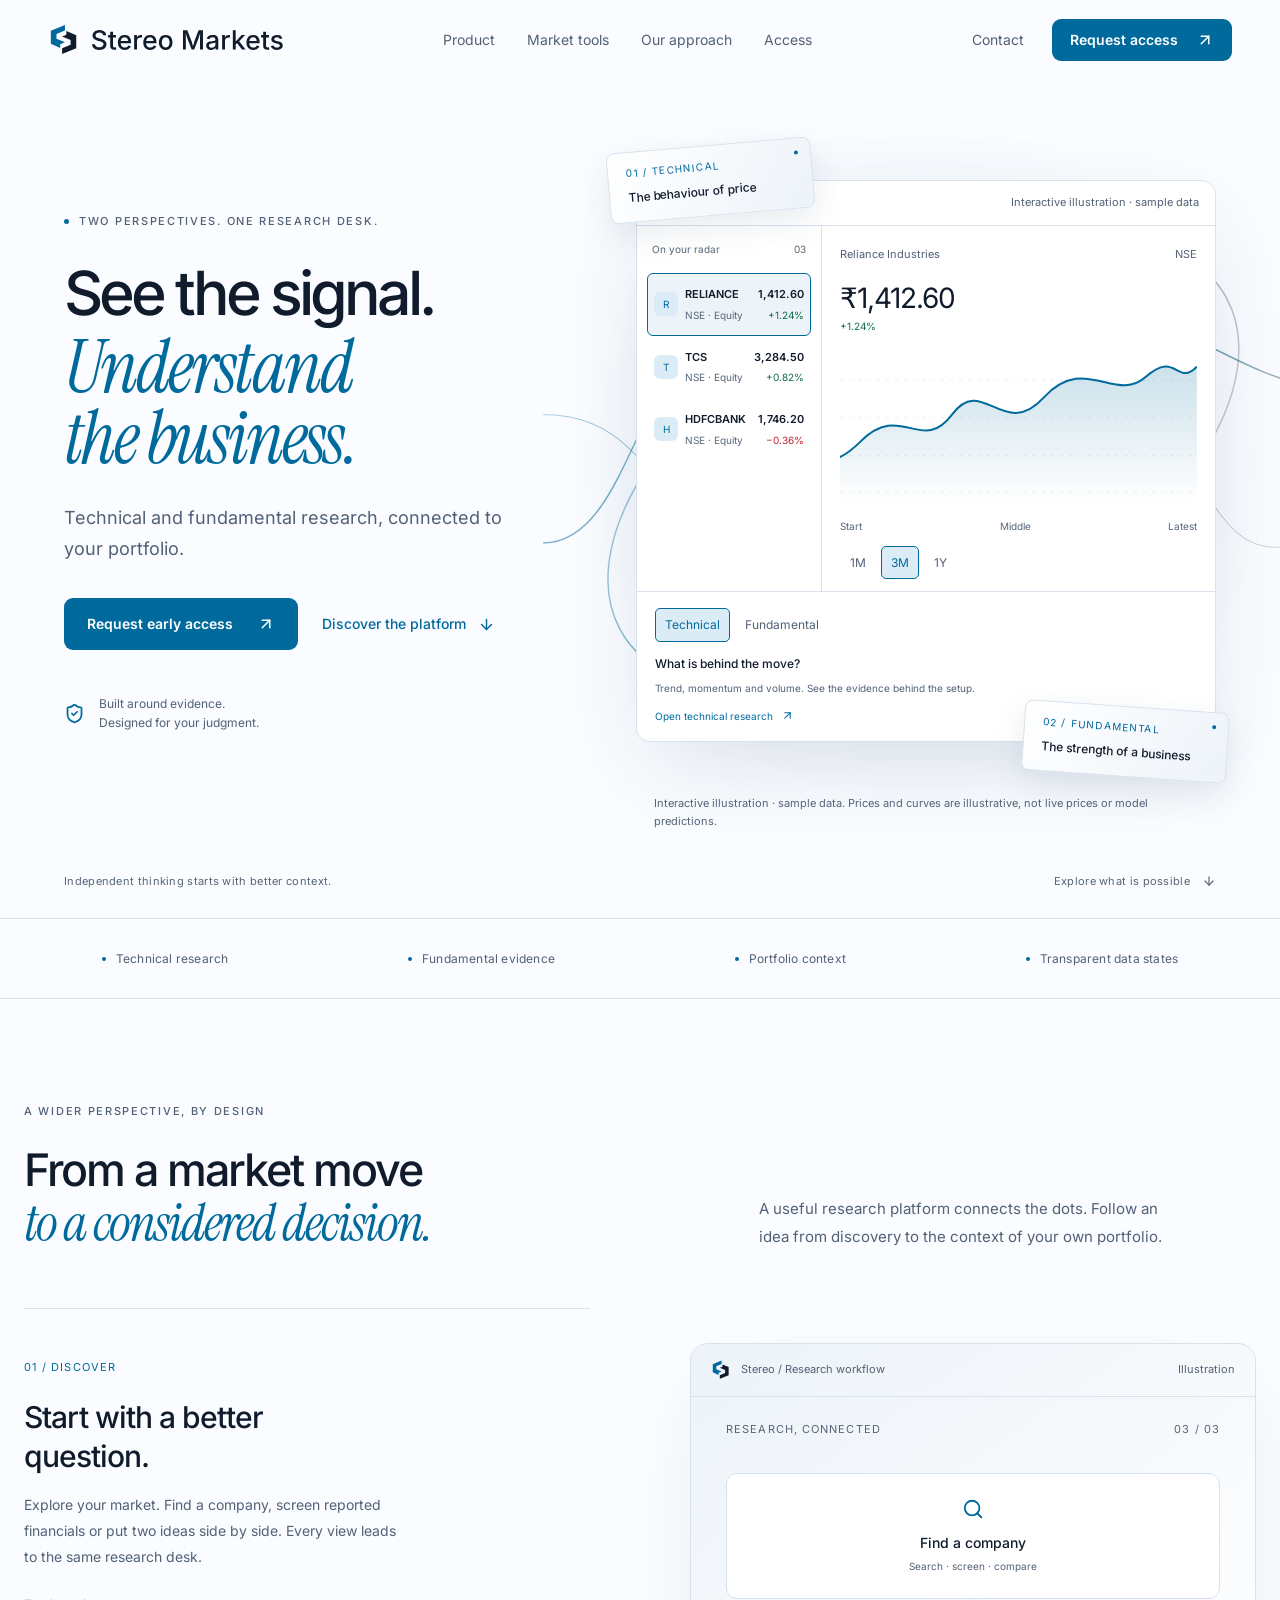
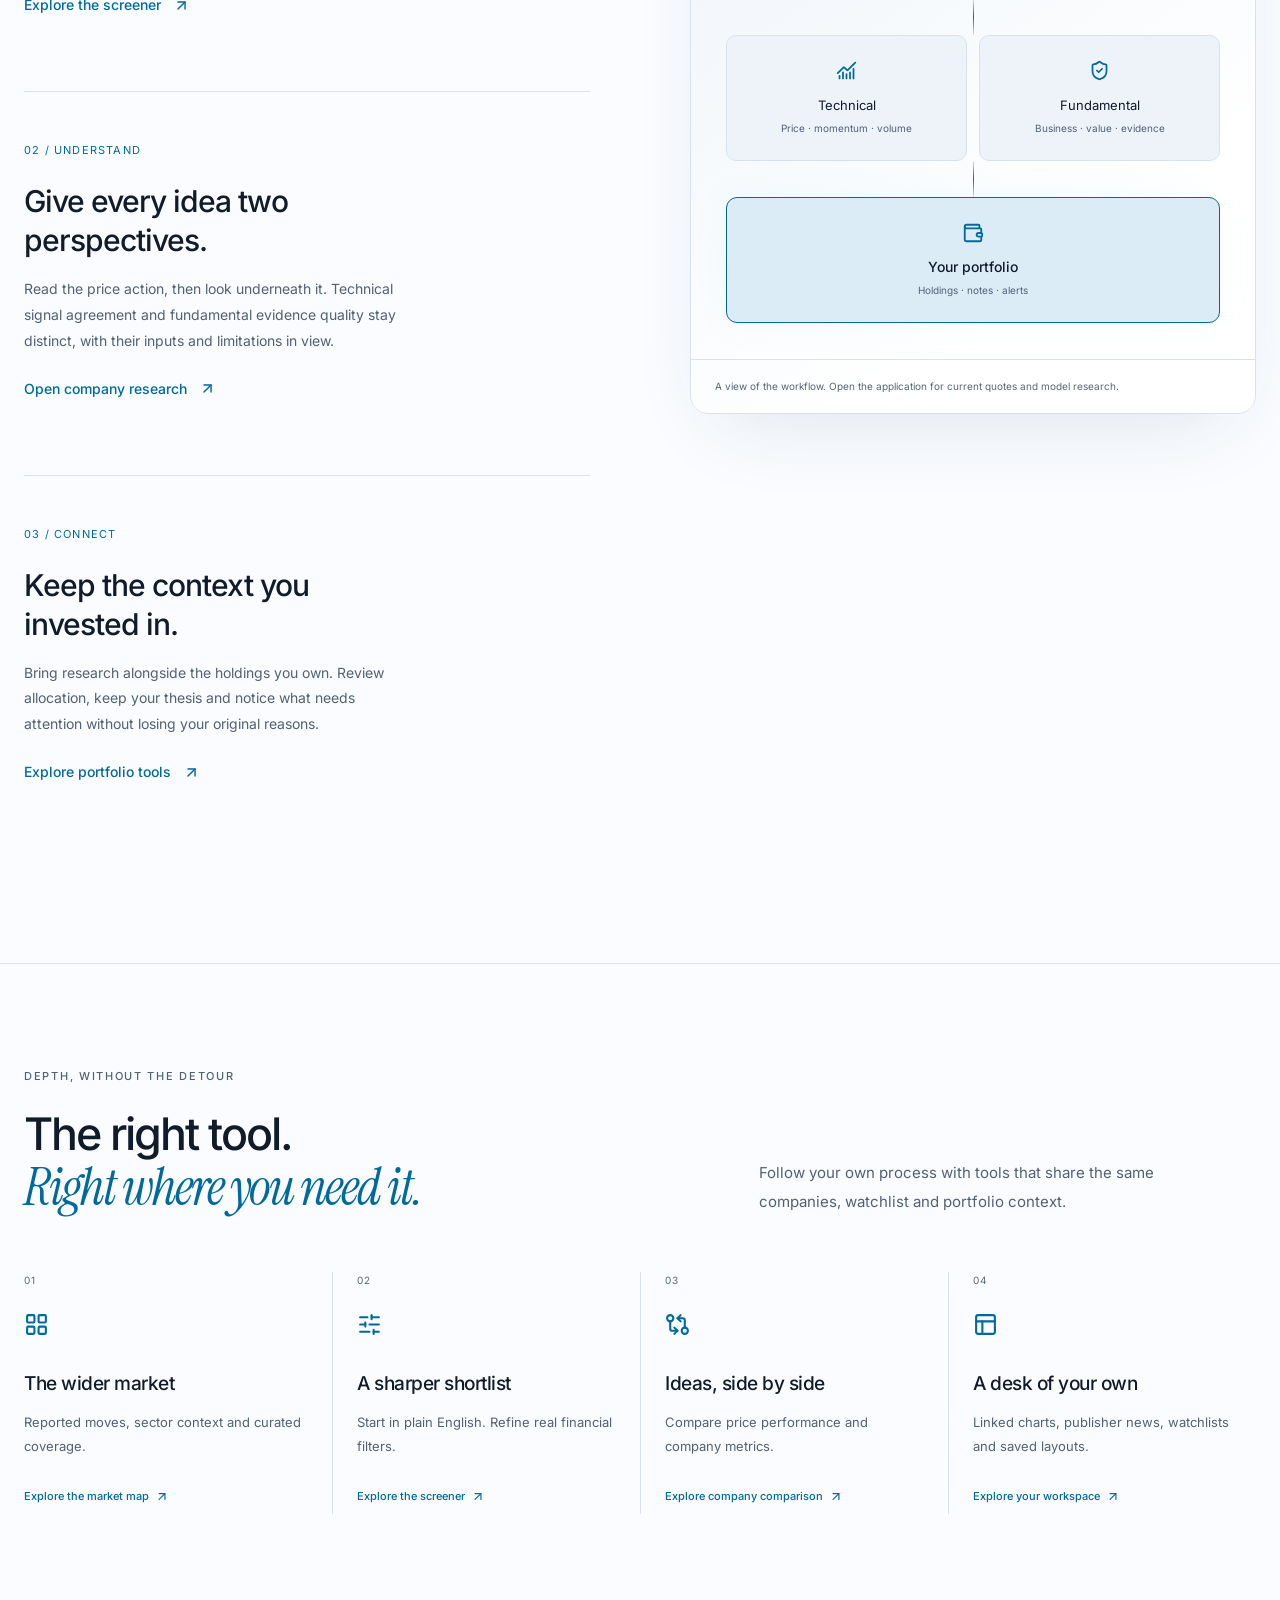
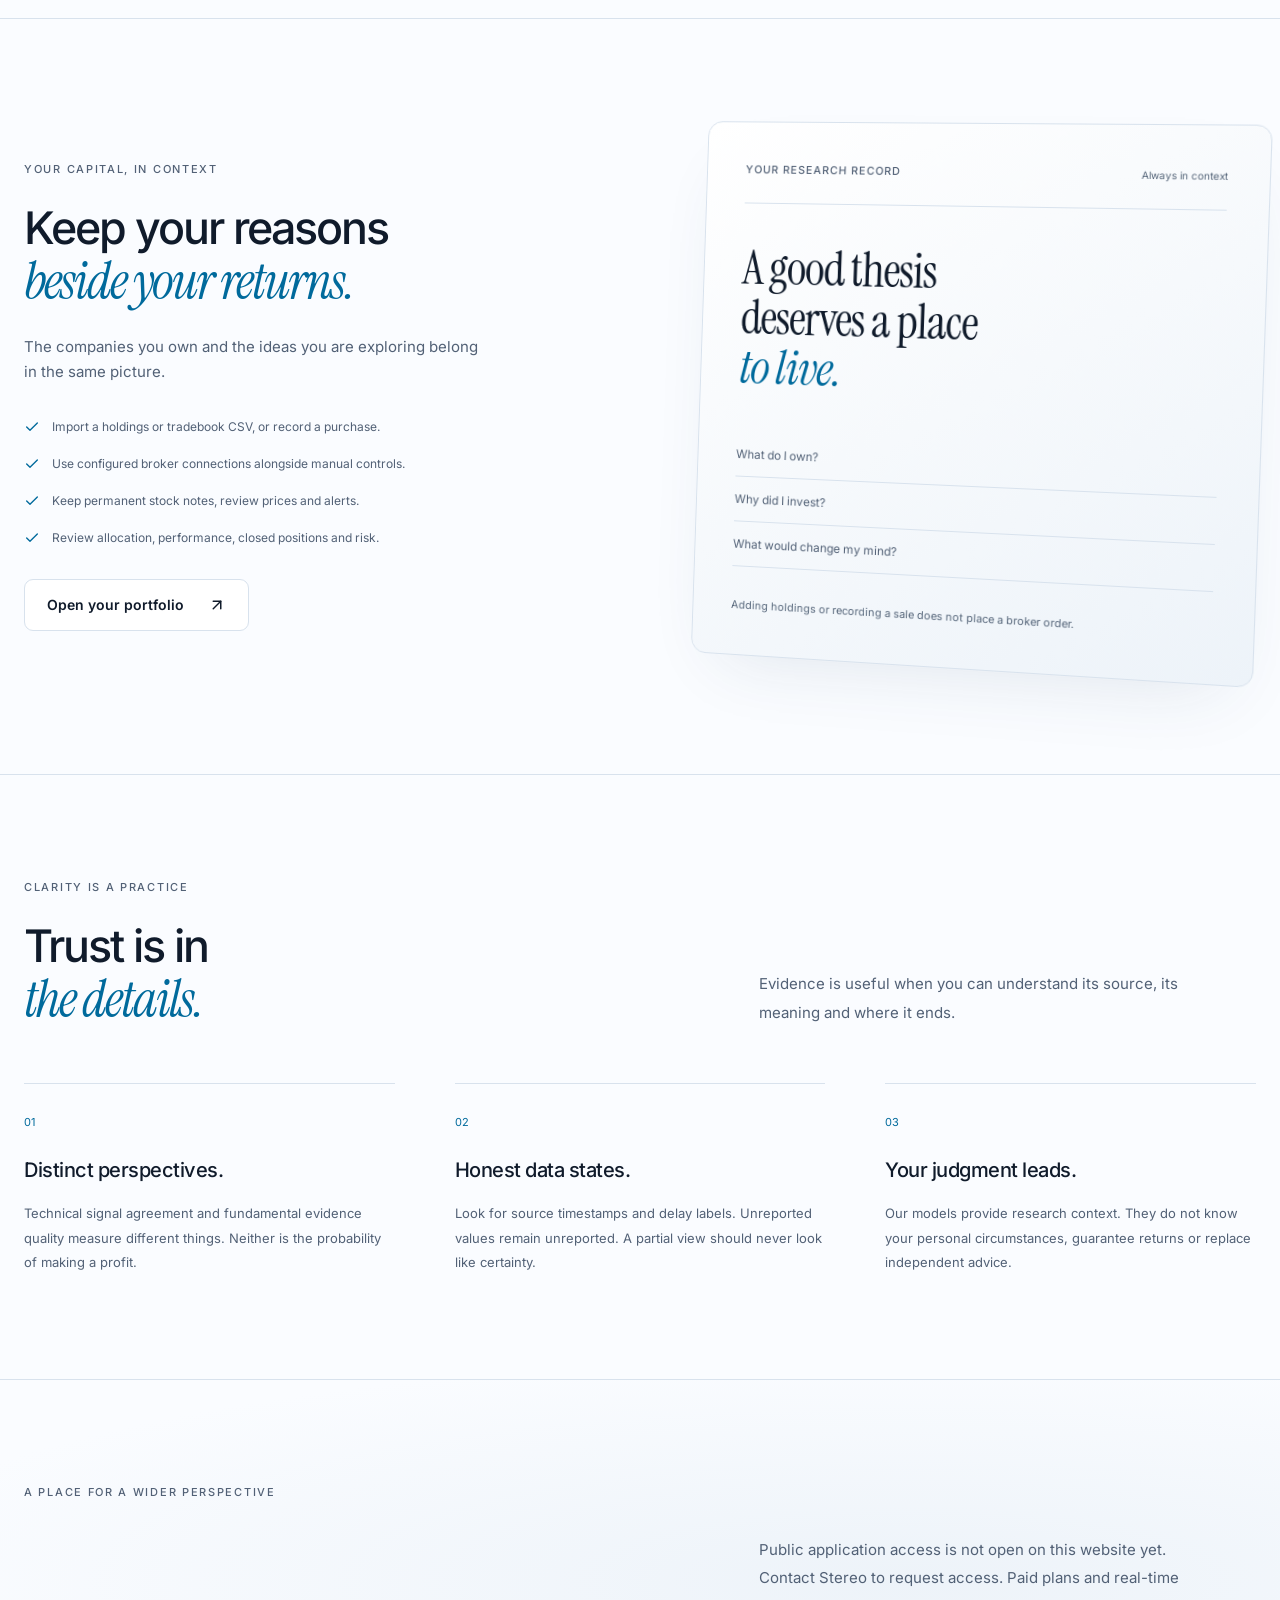
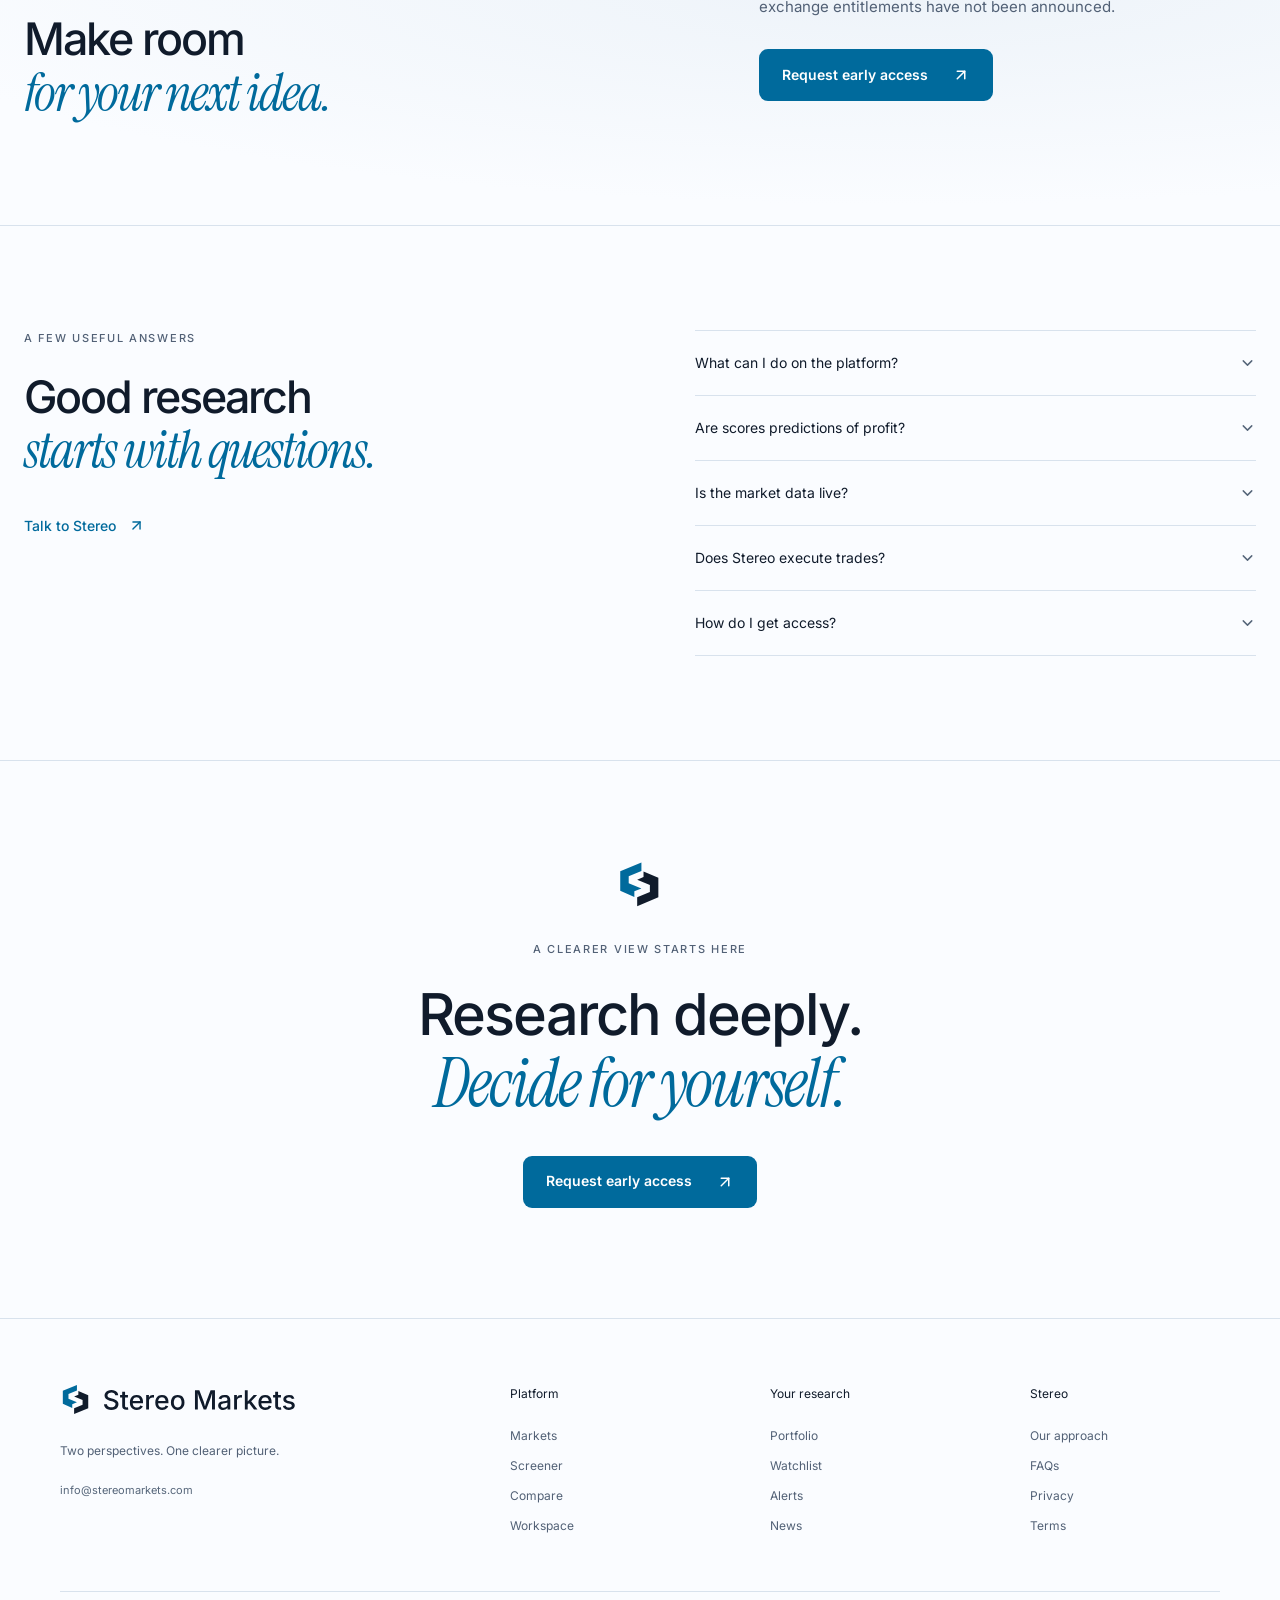
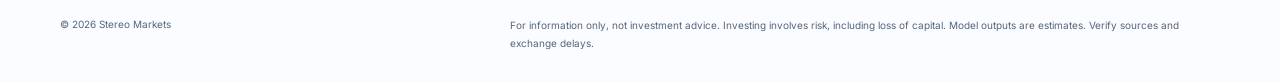
<file: index.html>
<!doctype html>
<html lang="en"><head><meta charset="utf-8"><meta name="viewport" content="width=device-width,initial-scale=1,viewport-fit=cover"><title>Stereo Markets — See the signal. Understand the business.</title><meta name="description" content="Technical and fundamental research, connected to your portfolio."><meta name="theme-color" content="#fafcff"><meta property="og:title" content="Stereo Markets — Two perspectives. One clearer picture."><meta property="og:description" content="Research the market and understand the business in one focused workspace."><meta property="og:type" content="website"><meta property="og:image" content="https://www.stereomarkets.com/assets/landing/social-card.png"><meta property="og:image:alt" content="Stereo Markets — See the signal. Understand the business."><meta name="twitter:card" content="summary_large_image"><link rel="canonical" href="https://www.stereomarkets.com/"><link rel="icon" href="/assets/landing/favicon-32.png?v=parallax-1" type="image/png" sizes="32x32"><link rel="icon" href="/assets/landing/favicon.svg?v=parallax-1" type="image/svg+xml"><link rel="apple-touch-icon" href="/assets/landing/apple-touch-icon.png?v=parallax-1" sizes="180x180"><link rel="preload" href="/assets/landing/inter-latin.woff2" as="font" type="font/woff2" crossorigin><link rel="preload" href="/assets/landing/instrument-serif-italic.woff2" as="font" type="font/woff2" crossorigin><link rel="stylesheet" href="/assets/landing/fonts.css"><link rel="stylesheet" href="/assets/landing/marketing.css"></head><body><div id="marketing-root"><div class="sm-site" data-theme="light"><a class="sm-skip" href="#site-main">Skip to content</a><header class="sm-nav-wrap "><nav class="sm-nav" aria-label="Website navigation"><a href="/" class="sm-brand" aria-label="Stereo Markets home"><svg viewBox="0 0 64 68" aria-hidden="true" focusable="false" class="sm-brand-glyph"><path d="M34 2V14L16 21.5V31.5L34 39L24 43V51L4 42V14.5Z" fill="currentColor"></path><path d="M37 15L58 23.75V51.5L28 64V51.5L46 44V34L28 26.5L37 22.75Z" class="sm-brand-plane-secondary"></path></svg><svg viewBox="0 0 306.195 32" fill="currentColor" aria-hidden="true" focusable="false" class="sm-brand-wordmark"><path d="M11.668 32Q8.187 32 5.618 30.895Q3.05 29.79 1.604 27.741Q0.158 25.692 0 22.852H4.776Q4.928 24.544 5.88 25.652Q6.832 26.761 8.349 27.304Q9.865 27.847 11.645 27.847Q13.617 27.847 15.158 27.223Q16.7 26.598 17.588 25.465Q18.476 24.332 18.476 22.843Q18.476 21.484 17.703 20.619Q16.93 19.754 15.6 19.179Q14.27 18.604 12.591 18.164L8.95 17.172Q5.133 16.142 2.997 14.137Q0.861 12.131 0.861 8.944Q0.861 6.256 2.313 4.241Q3.764 2.225 6.256 1.113Q8.749 0 11.875 0Q15.068 0 17.494 1.116Q19.92 2.233 21.308 4.174Q22.697 6.115 22.769 8.596H18.132Q17.891 6.458 16.153 5.288Q14.415 4.119 11.773 4.119Q9.898 4.119 8.509 4.712Q7.119 5.305 6.363 6.334Q5.608 7.364 5.608 8.685Q5.608 10.15 6.514 11.062Q7.421 11.973 8.725 12.5Q10.029 13.026 11.215 13.339L14.221 14.137Q15.708 14.509 17.28 15.149Q18.852 15.789 20.193 16.8Q21.533 17.811 22.36 19.304Q23.186 20.797 23.186 22.894Q23.186 25.532 21.828 27.592Q20.47 29.653 17.894 30.826Q15.319 32 11.668 32ZM38.45 8.174V11.904H25.804V8.174H38.45ZM29.21 2.627H33.797V25.182Q33.797 26.595 34.386 27.251Q34.975 27.907 36.339 27.907Q36.697 27.907 37.28 27.821Q37.863 27.736 38.28 27.653L39.093 31.329Q38.355 31.571 37.519 31.681Q36.683 31.791 35.882 31.791Q32.697 31.791 30.953 30.16Q29.21 28.529 29.21 25.56V2.627ZM52.638 31.973Q49.196 31.973 46.7 30.485Q44.205 28.997 42.86 26.307Q41.516 23.617 41.516 19.996Q41.516 16.406 42.837 13.68Q44.158 10.954 46.575 9.418Q48.993 7.882 52.241 7.882Q54.24 7.882 56.103 8.535Q57.967 9.188 59.447 10.587Q60.926 11.987 61.791 14.215Q62.655 16.442 62.655 19.595V21.223H44.067V17.798H60.291L58.149 18.929Q58.149 16.792 57.484 15.156Q56.819 13.519 55.51 12.598Q54.201 11.677 52.256 11.677Q50.311 11.677 48.934 12.615Q47.556 13.554 46.831 15.087Q46.107 16.621 46.107 18.433V20.76Q46.107 23.158 46.93 24.82Q47.753 26.481 49.24 27.33Q50.727 28.179 52.685 28.179Q53.967 28.179 55.016 27.811Q56.065 27.443 56.822 26.704Q57.579 25.965 57.984 24.874L62.288 25.89Q61.738 27.701 60.411 29.072Q59.085 30.442 57.113 31.208Q55.141 31.973 52.638 31.973ZM67.675 31.488V8.174H72.114V11.919H72.364Q73.007 10.019 74.616 8.933Q76.225 7.848 78.269 7.848Q78.709 7.848 79.277 7.88Q79.844 7.912 80.208 7.96V12.338Q79.959 12.263 79.248 12.177Q78.538 12.092 77.806 12.092Q76.216 12.092 74.954 12.764Q73.692 13.437 72.977 14.615Q72.262 15.794 72.262 17.334V31.488H67.675ZM93.426 31.973Q89.984 31.973 87.489 30.485Q84.993 28.997 83.649 26.307Q82.304 23.617 82.304 19.996Q82.304 16.406 83.625 13.68Q84.946 10.954 87.363 9.418Q89.781 7.882 93.029 7.882Q95.028 7.882 96.892 8.535Q98.755 9.188 100.235 10.587Q101.714 11.987 102.579 14.215Q103.444 16.442 103.444 19.595V21.223H84.855V17.798H101.079L98.937 18.929Q98.937 16.792 98.272 15.156Q97.607 13.519 96.298 12.598Q94.989 11.677 93.044 11.677Q91.1 11.677 89.722 12.615Q88.344 13.554 87.62 15.087Q86.895 16.621 86.895 18.433V20.76Q86.895 23.158 87.718 24.82Q88.542 26.481 90.028 27.33Q91.515 28.179 93.473 28.179Q94.755 28.179 95.805 27.811Q96.854 27.443 97.611 26.704Q98.368 25.965 98.772 24.874L103.076 25.89Q102.526 27.701 101.199 29.072Q99.873 30.442 97.901 31.208Q95.929 31.973 93.426 31.973ZM118.267 31.973Q114.984 31.973 112.539 30.47Q110.093 28.967 108.741 26.258Q107.39 23.549 107.39 19.962Q107.39 16.324 108.741 13.607Q110.093 10.889 112.539 9.386Q114.984 7.882 118.267 7.882Q121.566 7.882 124.017 9.386Q126.467 10.889 127.819 13.607Q129.17 16.324 129.17 19.962Q129.17 23.549 127.819 26.258Q126.467 28.967 124.017 30.47Q121.566 31.973 118.267 31.973ZM118.267 28.094Q120.394 28.094 121.783 26.979Q123.172 25.863 123.846 24.013Q124.519 22.162 124.519 19.955Q124.519 17.726 123.846 15.864Q123.172 14.002 121.783 12.882Q120.394 11.761 118.267 11.761Q116.153 11.761 114.779 12.882Q113.405 14.002 112.731 15.856Q112.058 17.709 112.058 19.955Q112.058 22.162 112.731 24.013Q113.405 25.863 114.779 26.979Q116.153 28.094 118.267 28.094ZM145.998 31.488V0.417H153.009L159.788 18.24Q160.074 19.029 160.439 20.247Q160.803 21.465 161.2 22.883Q161.597 24.301 161.956 25.676Q162.314 27.052 162.574 28.16H161.574Q161.851 27.103 162.207 25.745Q162.564 24.386 162.961 22.96Q163.358 21.534 163.729 20.29Q164.1 19.046 164.387 18.24L171.072 0.417H178.104V31.488H173.375V14.774Q173.375 13.796 173.393 12.47Q173.411 11.144 173.448 9.654Q173.485 8.163 173.52 6.635Q173.555 5.106 173.572 3.706H173.932Q173.506 5.242 173.017 6.85Q172.529 8.457 172.054 9.96Q171.58 11.463 171.155 12.71Q170.73 13.956 170.431 14.774L164.088 31.488H160.005L153.565 14.774Q153.265 13.973 152.856 12.752Q152.447 11.532 151.968 10.046Q151.489 8.56 150.991 6.935Q150.492 5.311 149.994 3.706H150.41Q150.444 4.986 150.479 6.481Q150.514 7.975 150.543 9.491Q150.571 11.007 150.598 12.376Q150.624 13.745 150.624 14.774V31.488H145.998ZM191.141 32Q188.927 32 187.138 31.183Q185.35 30.366 184.305 28.779Q183.26 27.192 183.26 24.894Q183.26 22.907 184.026 21.637Q184.792 20.367 186.088 19.622Q187.384 18.876 188.981 18.501Q190.577 18.126 192.237 17.932Q194.3 17.684 195.589 17.526Q196.879 17.369 197.496 17.005Q198.113 16.641 198.113 15.82V15.703Q198.113 14.397 197.61 13.492Q197.108 12.588 196.113 12.104Q195.119 11.62 193.639 11.62Q192.128 11.62 191.037 12.089Q189.946 12.558 189.262 13.281Q188.578 14.005 188.244 14.8L183.927 13.69Q184.723 11.593 186.204 10.321Q187.685 9.048 189.6 8.465Q191.516 7.882 193.576 7.882Q194.98 7.882 196.565 8.218Q198.15 8.554 199.544 9.426Q200.938 10.298 201.819 11.889Q202.7 13.481 202.7 16.01V31.488H198.262V28.296H198.027Q197.574 29.199 196.678 30.053Q195.781 30.907 194.411 31.454Q193.04 32 191.141 32ZM192.159 28.328Q194.042 28.328 195.374 27.59Q196.706 26.851 197.417 25.649Q198.128 24.448 198.128 23.093V20.098Q197.88 20.342 197.18 20.544Q196.48 20.747 195.59 20.902Q194.701 21.058 193.86 21.167Q193.018 21.276 192.483 21.342Q191.195 21.505 190.119 21.901Q189.042 22.296 188.408 23.025Q187.774 23.755 187.774 24.958Q187.774 26.066 188.343 26.814Q188.912 27.561 189.899 27.945Q190.886 28.328 192.159 28.328ZM208.87 31.488V8.174H213.309V11.919H213.559Q214.202 10.019 215.811 8.933Q217.42 7.848 219.464 7.848Q219.904 7.848 220.471 7.88Q221.039 7.912 221.403 7.96V12.338Q221.154 12.263 220.443 12.177Q219.733 12.092 219.001 12.092Q217.411 12.092 216.149 12.764Q214.887 13.437 214.172 14.615Q213.457 15.794 213.457 17.334V31.488H208.87ZM230.294 23.623V18.016H231.068L240.255 8.174H245.765L235.22 19.454H234.451L230.294 23.623ZM226.053 31.488V0.417H230.64V31.488H226.053ZM240.732 31.488 232.452 20.475 235.625 17.23 246.401 31.488H240.732ZM259.019 31.973Q255.577 31.973 253.081 30.485Q250.586 28.997 249.241 26.307Q247.897 23.617 247.897 19.996Q247.897 16.406 249.218 13.68Q250.539 10.954 252.956 9.418Q255.374 7.882 258.622 7.882Q260.621 7.882 262.484 8.535Q264.348 9.188 265.828 10.587Q267.307 11.987 268.172 14.215Q269.036 16.442 269.036 19.595V21.223H250.448V17.798H266.672L264.53 18.929Q264.53 16.792 263.865 15.156Q263.2 13.519 261.891 12.598Q260.582 11.677 258.637 11.677Q256.692 11.677 255.315 12.615Q253.937 13.554 253.212 15.087Q252.488 16.621 252.488 18.433V20.76Q252.488 23.158 253.311 24.82Q254.134 26.481 255.621 27.33Q257.108 28.179 259.066 28.179Q260.348 28.179 261.397 27.811Q262.446 27.443 263.203 26.704Q263.96 25.965 264.365 24.874L268.669 25.89Q268.119 27.701 266.792 29.072Q265.466 30.442 263.494 31.208Q261.522 31.973 259.019 31.973ZM284.035 8.174V11.904H271.389V8.174H284.035ZM274.794 2.627H279.381V25.182Q279.381 26.595 279.97 27.251Q280.559 27.907 281.923 27.907Q282.282 27.907 282.864 27.821Q283.447 27.736 283.864 27.653L284.677 31.329Q283.939 31.571 283.103 31.681Q282.268 31.791 281.466 31.791Q278.281 31.791 276.538 30.16Q274.794 28.529 274.794 25.56V2.627ZM296.586 31.973Q294.049 31.973 292.081 31.239Q290.114 30.505 288.85 29.078Q287.586 27.651 287.173 25.596L291.493 24.693Q291.978 26.514 293.284 27.382Q294.59 28.251 296.619 28.251Q298.841 28.251 300.154 27.328Q301.466 26.406 301.466 25.098Q301.466 23.986 300.657 23.257Q299.848 22.527 298.181 22.157L294.258 21.27Q291.02 20.538 289.436 18.937Q287.852 17.336 287.852 14.823Q287.852 12.742 289.009 11.182Q290.167 9.621 292.2 8.752Q294.232 7.882 296.867 7.882Q299.389 7.882 301.183 8.617Q302.976 9.351 304.093 10.656Q305.209 11.961 305.701 13.695L301.585 14.604Q301.143 13.372 300.063 12.438Q298.983 11.505 296.915 11.505Q295.009 11.505 293.737 12.361Q292.465 13.217 292.465 14.545Q292.465 15.699 293.315 16.423Q294.165 17.146 296.078 17.581L299.823 18.415Q303.064 19.143 304.63 20.712Q306.195 22.281 306.195 24.713Q306.195 26.839 304.978 28.475Q303.76 30.112 301.593 31.043Q299.427 31.973 296.586 31.973Z"></path></svg><span class="sm-sr-only">Stereo Markets</span></a><div class="sm-nav-links"><a href="#research">Product</a><a href="#access">Market tools</a><a href="#approach">Our approach</a><a href="#access">Access</a></div><div class="sm-nav-actions"><a class="sm-sign-in" href="mailto:info@stereomarkets.com?subject=Stereo%20Markets%20access">Contact</a><a class="sm-button sm-button-primary sm-button-small" href="#access">Request access<svg xmlns="http://www.w3.org/2000/svg" width="24" height="24" viewBox="0 0 24 24" fill="none" stroke="currentColor" stroke-width="2" stroke-linecap="round" stroke-linejoin="round" class="lucide lucide-arrow-up-right" aria-hidden="true"><path d="M7 7h10v10"></path><path d="M7 17 17 7"></path></svg></a></div><button class="sm-menu-toggle" aria-label="Open navigation" aria-expanded="false"><svg xmlns="http://www.w3.org/2000/svg" width="24" height="24" viewBox="0 0 24 24" fill="none" stroke="currentColor" stroke-width="2" stroke-linecap="round" stroke-linejoin="round" class="lucide lucide-menu" aria-hidden="true"><path d="M4 5h16"></path><path d="M4 12h16"></path><path d="M4 19h16"></path></svg></button></nav></header><main id="site-main"><section class="sm-hero"><div class="sm-hero-copy"><p class="sm-eyebrow"><span></span> Two perspectives. One research desk.</p><h1><span>See the signal.</span><em>Understand<br/>the business.</em></h1><p class="sm-lead">Technical and fundamental research, connected to your portfolio.</p><div class="sm-hero-actions"><a class="sm-button sm-button-primary" href="#access">Request early access<svg xmlns="http://www.w3.org/2000/svg" width="24" height="24" viewBox="0 0 24 24" fill="none" stroke="currentColor" stroke-width="2" stroke-linecap="round" stroke-linejoin="round" class="lucide lucide-arrow-up-right" aria-hidden="true"><path d="M7 7h10v10"></path><path d="M7 17 17 7"></path></svg></a><a class="sm-text-link" href="#research">Discover the platform<svg xmlns="http://www.w3.org/2000/svg" width="24" height="24" viewBox="0 0 24 24" fill="none" stroke="currentColor" stroke-width="2" stroke-linecap="round" stroke-linejoin="round" class="lucide lucide-arrow-down" aria-hidden="true"><path d="M12 5v14"></path><path d="m19 12-7 7-7-7"></path></svg></a></div><div class="sm-hero-note"><svg xmlns="http://www.w3.org/2000/svg" width="24" height="24" viewBox="0 0 24 24" fill="none" stroke="currentColor" stroke-width="2" stroke-linecap="round" stroke-linejoin="round" class="lucide lucide-shield-check" aria-hidden="true"><path d="M20 13c0 5-3.5 7.5-7.66 8.95a1 1 0 0 1-.67-.01C7.5 20.5 4 18 4 13V6a1 1 0 0 1 1-1c2 0 4.5-1.2 6.24-2.72a1.17 1.17 0 0 1 1.52 0C14.51 3.81 17 5 19 5a1 1 0 0 1 1 1z"></path><path d="m9 12 2 2 4-4"></path></svg><span>Built around evidence. <br/>Designed for your judgment.</span></div></div><div class="sm-hero-product" id="product-preview"><h2 class="sm-sr-only">Explore the research workspace</h2><div class="sm-research-scene" data-ambient="false"><svg class="sm-orbit-graphic" viewBox="0 0 800 800" fill="none" aria-hidden="true"><defs><linearGradient id="stereo-ice-ribbon" x1="100" y1="100" x2="700" y2="650" gradientUnits="userSpaceOnUse"><stop stop-color="var(--sm-blue)" stop-opacity=".05"></stop><stop offset=".45" stop-color="var(--sm-blue)" stop-opacity=".9"></stop><stop offset="1" stop-color="var(--sm-ink)" stop-opacity=".05"></stop></linearGradient><radialGradient id="stereo-orbit-haze"><stop stop-color="var(--sm-blue)" stop-opacity=".12"></stop><stop offset="1" stop-color="var(--sm-blue)" stop-opacity="0"></stop></radialGradient></defs><circle cx="400" cy="400" r="350" fill="url(#stereo-orbit-haze)"></circle><g style="transform-origin:400px 400px"><ellipse cx="400" cy="400" rx="350" ry="185" transform="rotate(-35 400 400)" stroke="url(#stereo-ice-ribbon)" stroke-width="1.5"></ellipse><ellipse cx="400" cy="400" rx="350" ry="185" transform="rotate(35 400 400)" stroke="url(#stereo-ice-ribbon)"></ellipse><circle cx="105" cy="310" r="5" fill="var(--sm-blue)"></circle><circle cx="684" cy="490" r="3" fill="var(--sm-ink)"></circle></g><path d="M15 480C120 480 110 210 265 250S415 610 530 400S660 290 785 320" stroke="url(#stereo-ice-ribbon)" stroke-width="1.5"></path><path d="M15 350C170 350 130 570 300 500S400 140 550 260S680 510 785 480" stroke="url(#stereo-ice-ribbon)"></path></svg><div class="sm-perspective-tag sm-tag-technical"><span>01 / Technical</span><strong>The behaviour of price</strong><i></i></div><div class="sm-scene-product"><div class="sm-product-demo"><div class="sm-demo-top"><span class="sm-demo-dots"><i></i><i></i><i></i></span><span>Your research desk</span><span class="sm-demo-label">Interactive illustration · sample data</span></div><div class="sm-preview-grid"><div class="sm-preview-watch"><div class="sm-panel-label">On your radar<span>03</span></div><button class="sm-watch-row is-selected" aria-pressed="true"><span class="sm-stock-avatar">R</span><span><strong>RELIANCE</strong><small>NSE · Equity</small></span><span class="sm-watch-price"><strong>1,412.60</strong><small class="sm-positive">+1.24%</small></span></button><button class="sm-watch-row " aria-pressed="false"><span class="sm-stock-avatar">T</span><span><strong>TCS</strong><small>NSE · Equity</small></span><span class="sm-watch-price"><strong>3,284.50</strong><small class="sm-positive">+0.82%</small></span></button><button class="sm-watch-row " aria-pressed="false"><span class="sm-stock-avatar">H</span><span><strong>HDFCBANK</strong><small>NSE · Equity</small></span><span class="sm-watch-price"><strong>1,746.20</strong><small class="sm-negative">−0.36%</small></span></button></div><div class="sm-preview-chart"><div class="sm-chart-heading"><p>Reliance Industries<span>NSE</span></p><div class="sm-illustration-price">₹<!-- -->1,412.60<small class="sm-positive">+1.24%</small></div></div><div class="sm-chart-art"><svg viewBox="180 0 350 220" preserveAspectRatio="none" role="img" aria-label="Illustrative 3M price chart; not a live market feed"><defs><linearGradient id="stereo-demo-area" x1="0" x2="0" y1="0" y2="1"><stop offset="0" stop-color="currentColor" stop-opacity=".2"></stop><stop offset="1" stop-color="currentColor" stop-opacity="0"></stop></linearGradient></defs><line x1="0" x2="530" y1="40" y2="40" class="sm-chart-gridline"></line><line x1="0" x2="530" y1="95" y2="95" class="sm-chart-gridline"></line><line x1="0" x2="530" y1="150" y2="150" class="sm-chart-gridline"></line><line x1="0" x2="530" y1="205" y2="205" class="sm-chart-gridline"></line><path d="M0 180 C40 160 50 190 95 165 S160 190 200 130 S260 150 290 90 S340 130 380 65 S450 75 480 35 S510 50 530 20 L530 220 L0 220Z" fill="url(#stereo-demo-area)"></path><path class="sm-demo-line sm-hero-chart-line" d="M0 180 C40 160 50 190 95 165 S160 190 200 130 S260 150 290 90 S340 130 380 65 S450 75 480 35 S510 50 530 20" fill="none" stroke="currentColor" stroke-width="2" vector-effect="non-scaling-stroke" pathLength="1" data-intro="pending" style="animation-play-state:paused"></path></svg><div class="sm-chart-labels"><span>Start</span><span>Middle</span><span>Latest</span></div></div><div class="sm-chart-controls" role="group" aria-label="Example chart range"><button aria-pressed="false">1M</button><button aria-pressed="true">3M</button><button aria-pressed="false">1Y</button></div></div></div><div class="sm-analysis-row"><div class="sm-lens-switch" role="group" aria-label="Example research perspective"><button aria-pressed="true">Technical</button><button aria-pressed="false">Fundamental</button></div><div class="sm-analysis-content"><h3>What is behind the move?</h3><p>Trend, momentum and volume. See the evidence behind the setup.</p><a href="#access">Open <!-- -->technical<!-- --> research<svg xmlns="http://www.w3.org/2000/svg" width="24" height="24" viewBox="0 0 24 24" fill="none" stroke="currentColor" stroke-width="2" stroke-linecap="round" stroke-linejoin="round" class="lucide lucide-arrow-up-right" aria-hidden="true"><path d="M7 7h10v10"></path><path d="M7 17 17 7"></path></svg></a></div></div></div></div><div class="sm-perspective-tag sm-tag-business"><span>02 / Fundamental</span><strong>The strength of a business</strong><i></i></div></div><p class="sm-preview-disclosure">Interactive illustration · sample data. Prices and curves are illustrative, not live prices or model predictions.</p></div><div class="sm-hero-bottom"><span>Independent thinking starts with better context.</span><a href="#research">Explore what is possible<svg xmlns="http://www.w3.org/2000/svg" width="24" height="24" viewBox="0 0 24 24" fill="none" stroke="currentColor" stroke-width="2" stroke-linecap="round" stroke-linejoin="round" class="lucide lucide-arrow-down" aria-hidden="true"><path d="M12 5v14"></path><path d="m19 12-7 7-7-7"></path></svg></a></div></section><div class="sm-proof-row"><span><i></i> Technical research</span><span><i></i> Fundamental evidence</span><span><i></i> Portfolio context</span><span><i></i> Transparent data states</span></div><section class="sm-section sm-journey" id="research"><div class="sm-section-heading"><div><p class="sm-eyebrow">A wider perspective, by design</p><h2>From a market move<br/><em>to a considered decision.</em></h2></div><p>A useful research platform connects the dots. Follow an idea from discovery to the context of your own portfolio.</p></div><div class="sm-journey-layout"><div class="sm-journey-chapters"><article class="sm-chapter" data-chapter="0"><span class="sm-chapter-number">01<!-- --> / <!-- -->Discover</span><h3>Start with a better question.</h3><p>Explore your market. Find a company, screen reported financials or put two ideas side by side. Every view leads to the same research desk.</p><a class="sm-text-link" href="#access">Explore the screener<svg xmlns="http://www.w3.org/2000/svg" width="24" height="24" viewBox="0 0 24 24" fill="none" stroke="currentColor" stroke-width="2" stroke-linecap="round" stroke-linejoin="round" class="lucide lucide-arrow-up-right" aria-hidden="true"><path d="M7 7h10v10"></path><path d="M7 17 17 7"></path></svg></a></article><article class="sm-chapter" data-chapter="1"><span class="sm-chapter-number">02<!-- --> / <!-- -->Understand</span><h3>Give every idea two perspectives.</h3><p>Read the price action, then look underneath it. Technical signal agreement and fundamental evidence quality stay distinct, with their inputs and limitations in view.</p><a class="sm-text-link" href="#access">Open company research<svg xmlns="http://www.w3.org/2000/svg" width="24" height="24" viewBox="0 0 24 24" fill="none" stroke="currentColor" stroke-width="2" stroke-linecap="round" stroke-linejoin="round" class="lucide lucide-arrow-up-right" aria-hidden="true"><path d="M7 7h10v10"></path><path d="M7 17 17 7"></path></svg></a></article><article class="sm-chapter" data-chapter="2"><span class="sm-chapter-number">03<!-- --> / <!-- -->Connect</span><h3>Keep the context you invested in.</h3><p>Bring research alongside the holdings you own. Review allocation, keep your thesis and notice what needs attention without losing your original reasons.</p><a class="sm-text-link" href="#access">Explore portfolio tools<svg xmlns="http://www.w3.org/2000/svg" width="24" height="24" viewBox="0 0 24 24" fill="none" stroke="currentColor" stroke-width="2" stroke-linecap="round" stroke-linejoin="round" class="lucide lucide-arrow-up-right" aria-hidden="true"><path d="M7 7h10v10"></path><path d="M7 17 17 7"></path></svg></a></article></div><div class="sm-journey-sticky"><div class="sm-journey-preview" data-chapter="0"><div class="sm-journey-window-bar"><svg viewBox="0 0 64 68" aria-hidden="true" focusable="false" class="sm-brand-glyph"><path d="M34 2V14L16 21.5V31.5L34 39L24 43V51L4 42V14.5Z" fill="currentColor"></path><path d="M37 15L58 23.75V51.5L28 64V51.5L46 44V34L28 26.5L37 22.75Z" class="sm-brand-plane-secondary"></path></svg><span>Stereo / Research workflow</span><span>Illustration</span></div><div class="sm-journey-canvas"><div class="sm-journey-index"><span>RESEARCH, CONNECTED</span><span>01<!-- --> / 03</span></div><div class="sm-flow-node sm-flow-discover"><svg xmlns="http://www.w3.org/2000/svg" width="24" height="24" viewBox="0 0 24 24" fill="none" stroke="currentColor" stroke-width="2" stroke-linecap="round" stroke-linejoin="round" class="lucide lucide-search" aria-hidden="true"><path d="m21 21-4.34-4.34"></path><circle cx="11" cy="11" r="8"></circle></svg><span>Find a company</span><small>Search · screen · compare</small></div><div class="sm-flow-connector"></div><div class="sm-flow-perspectives"><div><svg xmlns="http://www.w3.org/2000/svg" width="24" height="24" viewBox="0 0 24 24" fill="none" stroke="currentColor" stroke-width="2" stroke-linecap="round" stroke-linejoin="round" class="lucide lucide-chart-no-axes-combined" aria-hidden="true"><path d="M12 16v5"></path><path d="M16 14v7"></path><path d="M20 10v11"></path><path d="m22 3-8.646 8.646a.5.5 0 0 1-.708 0L9.354 8.354a.5.5 0 0 0-.707 0L2 15"></path><path d="M4 18v3"></path><path d="M8 14v7"></path></svg><span>Technical</span><small>Price · momentum · volume</small></div><div><svg xmlns="http://www.w3.org/2000/svg" width="24" height="24" viewBox="0 0 24 24" fill="none" stroke="currentColor" stroke-width="2" stroke-linecap="round" stroke-linejoin="round" class="lucide lucide-shield-check" aria-hidden="true"><path d="M20 13c0 5-3.5 7.5-7.66 8.95a1 1 0 0 1-.67-.01C7.5 20.5 4 18 4 13V6a1 1 0 0 1 1-1c2 0 4.5-1.2 6.24-2.72a1.17 1.17 0 0 1 1.52 0C14.51 3.81 17 5 19 5a1 1 0 0 1 1 1z"></path><path d="m9 12 2 2 4-4"></path></svg><span>Fundamental</span><small>Business · value · evidence</small></div></div><div class="sm-flow-connector"></div><div class="sm-flow-node sm-flow-portfolio"><svg xmlns="http://www.w3.org/2000/svg" width="24" height="24" viewBox="0 0 24 24" fill="none" stroke="currentColor" stroke-width="2" stroke-linecap="round" stroke-linejoin="round" class="lucide lucide-wallet" aria-hidden="true"><path d="M19 7V4a1 1 0 0 0-1-1H5a2 2 0 0 0 0 4h15a1 1 0 0 1 1 1v4h-3a2 2 0 0 0 0 4h3a1 1 0 0 0 1-1v-2a1 1 0 0 0-1-1"></path><path d="M3 5v14a2 2 0 0 0 2 2h15a1 1 0 0 0 1-1v-4"></path></svg><span>Your portfolio</span><small>Holdings · notes · alerts</small></div></div><p class="sm-journey-caption">A view of the workflow. Open the application for current quotes and model research.</p></div></div></div></section><section class="sm-section sm-tool-section"><div class="sm-section-heading"><div><p class="sm-eyebrow">Depth, without the detour</p><h2>The right tool.<br/><em>Right where you need it.</em></h2></div><p>Follow your own process with tools that share the same companies, watchlist and portfolio context.</p></div><div class="sm-tool-grid"><article class="sm-tool"><span class="sm-tool-index">0<!-- -->1</span><svg xmlns="http://www.w3.org/2000/svg" width="24" height="24" viewBox="0 0 24 24" fill="none" stroke="currentColor" stroke-width="2" stroke-linecap="round" stroke-linejoin="round" class="lucide lucide-layout-grid" aria-hidden="true"><rect width="7" height="7" x="3" y="3" rx="1"></rect><rect width="7" height="7" x="14" y="3" rx="1"></rect><rect width="7" height="7" x="14" y="14" rx="1"></rect><rect width="7" height="7" x="3" y="14" rx="1"></rect></svg><h3>The wider market</h3><p>Reported moves, sector context and curated coverage.</p><a class="sm-text-link" href="#access">Explore the market map<svg xmlns="http://www.w3.org/2000/svg" width="24" height="24" viewBox="0 0 24 24" fill="none" stroke="currentColor" stroke-width="2" stroke-linecap="round" stroke-linejoin="round" class="lucide lucide-arrow-up-right" aria-hidden="true"><path d="M7 7h10v10"></path><path d="M7 17 17 7"></path></svg></a></article><article class="sm-tool"><span class="sm-tool-index">0<!-- -->2</span><svg xmlns="http://www.w3.org/2000/svg" width="24" height="24" viewBox="0 0 24 24" fill="none" stroke="currentColor" stroke-width="2" stroke-linecap="round" stroke-linejoin="round" class="lucide lucide-sliders-horizontal" aria-hidden="true"><path d="M10 5H3"></path><path d="M12 19H3"></path><path d="M14 3v4"></path><path d="M16 17v4"></path><path d="M21 12h-9"></path><path d="M21 19h-5"></path><path d="M21 5h-7"></path><path d="M8 10v4"></path><path d="M8 12H3"></path></svg><h3>A sharper shortlist</h3><p>Start in plain English. Refine real financial filters.</p><a class="sm-text-link" href="#access">Explore the screener<svg xmlns="http://www.w3.org/2000/svg" width="24" height="24" viewBox="0 0 24 24" fill="none" stroke="currentColor" stroke-width="2" stroke-linecap="round" stroke-linejoin="round" class="lucide lucide-arrow-up-right" aria-hidden="true"><path d="M7 7h10v10"></path><path d="M7 17 17 7"></path></svg></a></article><article class="sm-tool"><span class="sm-tool-index">0<!-- -->3</span><svg xmlns="http://www.w3.org/2000/svg" width="24" height="24" viewBox="0 0 24 24" fill="none" stroke="currentColor" stroke-width="2" stroke-linecap="round" stroke-linejoin="round" class="lucide lucide-git-compare-arrows" aria-hidden="true"><circle cx="5" cy="6" r="3"></circle><path d="M12 6h5a2 2 0 0 1 2 2v7"></path><path d="m15 9-3-3 3-3"></path><circle cx="19" cy="18" r="3"></circle><path d="M12 18H7a2 2 0 0 1-2-2V9"></path><path d="m9 15 3 3-3 3"></path></svg><h3>Ideas, side by side</h3><p>Compare price performance and company metrics.</p><a class="sm-text-link" href="#access">Explore company comparison<svg xmlns="http://www.w3.org/2000/svg" width="24" height="24" viewBox="0 0 24 24" fill="none" stroke="currentColor" stroke-width="2" stroke-linecap="round" stroke-linejoin="round" class="lucide lucide-arrow-up-right" aria-hidden="true"><path d="M7 7h10v10"></path><path d="M7 17 17 7"></path></svg></a></article><article class="sm-tool"><span class="sm-tool-index">0<!-- -->4</span><svg xmlns="http://www.w3.org/2000/svg" width="24" height="24" viewBox="0 0 24 24" fill="none" stroke="currentColor" stroke-width="2" stroke-linecap="round" stroke-linejoin="round" class="lucide lucide-panels-top-left" aria-hidden="true"><rect width="18" height="18" x="3" y="3" rx="2"></rect><path d="M3 9h18"></path><path d="M9 21V9"></path></svg><h3>A desk of your own</h3><p>Linked charts, publisher news, watchlists and saved layouts.</p><a class="sm-text-link" href="#access">Explore your workspace<svg xmlns="http://www.w3.org/2000/svg" width="24" height="24" viewBox="0 0 24 24" fill="none" stroke="currentColor" stroke-width="2" stroke-linecap="round" stroke-linejoin="round" class="lucide lucide-arrow-up-right" aria-hidden="true"><path d="M7 7h10v10"></path><path d="M7 17 17 7"></path></svg></a></article></div></section><section class="sm-section sm-portfolio-section" id="portfolio"><div><p class="sm-eyebrow">Your capital, in context</p><h2>Keep your reasons<br/><em>beside your returns.</em></h2><p class="sm-lead">The companies you own and the ideas you are exploring belong in the same picture.</p><ul><li><svg xmlns="http://www.w3.org/2000/svg" width="24" height="24" viewBox="0 0 24 24" fill="none" stroke="currentColor" stroke-width="2" stroke-linecap="round" stroke-linejoin="round" class="lucide lucide-check" aria-hidden="true"><path d="M20 6 9 17l-5-5"></path></svg>Import a holdings or tradebook CSV, or record a purchase.</li><li><svg xmlns="http://www.w3.org/2000/svg" width="24" height="24" viewBox="0 0 24 24" fill="none" stroke="currentColor" stroke-width="2" stroke-linecap="round" stroke-linejoin="round" class="lucide lucide-check" aria-hidden="true"><path d="M20 6 9 17l-5-5"></path></svg>Use configured broker connections alongside manual controls.</li><li><svg xmlns="http://www.w3.org/2000/svg" width="24" height="24" viewBox="0 0 24 24" fill="none" stroke="currentColor" stroke-width="2" stroke-linecap="round" stroke-linejoin="round" class="lucide lucide-check" aria-hidden="true"><path d="M20 6 9 17l-5-5"></path></svg>Keep permanent stock notes, review prices and alerts.</li><li><svg xmlns="http://www.w3.org/2000/svg" width="24" height="24" viewBox="0 0 24 24" fill="none" stroke="currentColor" stroke-width="2" stroke-linecap="round" stroke-linejoin="round" class="lucide lucide-check" aria-hidden="true"><path d="M20 6 9 17l-5-5"></path></svg>Review allocation, performance, closed positions and risk.</li></ul><a class="sm-button sm-button-outline" href="#access">Open your portfolio<svg xmlns="http://www.w3.org/2000/svg" width="24" height="24" viewBox="0 0 24 24" fill="none" stroke="currentColor" stroke-width="2" stroke-linecap="round" stroke-linejoin="round" class="lucide lucide-arrow-up-right" aria-hidden="true"><path d="M7 7h10v10"></path><path d="M7 17 17 7"></path></svg></a></div><div class="sm-portfolio-sheet"><div><span class="sm-eyebrow">Your research record</span><span>Always in context</span></div><h3>A good thesis<br/>deserves a place<br/><em>to live.</em></h3><div class="sm-thesis-lines"><p>What do I own?</p><p>Why did I invest?</p><p>What would change my mind?</p></div><p>Adding holdings or recording a sale does not place a broker order.</p></div></section><section class="sm-section sm-approach" id="approach"><div class="sm-section-heading"><div><p class="sm-eyebrow">Clarity is a practice</p><h2>Trust is in<br/><em>the details.</em></h2></div><p>Evidence is useful when you can understand its source, its meaning and where it ends.</p></div><div class="sm-principles"><article><span>01</span><h3>Distinct perspectives.</h3><p>Technical signal agreement and fundamental evidence quality measure different things. Neither is the probability of making a profit.</p></article><article><span>02</span><h3>Honest data states.</h3><p>Look for source timestamps and delay labels. Unreported values remain unreported. A partial view should never look like certainty.</p></article><article><span>03</span><h3>Your judgment leads.</h3><p>Our models provide research context. They do not know your personal circumstances, guarantee returns or replace independent advice.</p></article></div></section><section class="sm-section sm-access-section" id="access"><p class="sm-eyebrow">A place for a wider perspective</p><div class="sm-section-heading"><h2>Make room<br/><em>for your next idea.</em></h2><div><p>Public application access is not open on this website yet. Contact Stereo to request access.<!-- --> <!-- -->Paid plans and real-time exchange entitlements have not been announced.</p><a class="sm-button sm-button-primary" href="mailto:info@stereomarkets.com?subject=Stereo%20Markets%20access">Request early access<svg xmlns="http://www.w3.org/2000/svg" width="24" height="24" viewBox="0 0 24 24" fill="none" stroke="currentColor" stroke-width="2" stroke-linecap="round" stroke-linejoin="round" class="lucide lucide-arrow-up-right" aria-hidden="true"><path d="M7 7h10v10"></path><path d="M7 17 17 7"></path></svg></a></div></div></section><section class="sm-section sm-faq" id="questions"><div><p class="sm-eyebrow">A few useful answers</p><h2>Good research<br/><em>starts with questions.</em></h2><a class="sm-text-link" href="mailto:info@stereomarkets.com">Talk to Stereo<svg xmlns="http://www.w3.org/2000/svg" width="24" height="24" viewBox="0 0 24 24" fill="none" stroke="currentColor" stroke-width="2" stroke-linecap="round" stroke-linejoin="round" class="lucide lucide-arrow-up-right" aria-hidden="true"><path d="M7 7h10v10"></path><path d="M7 17 17 7"></path></svg></a></div><div class="sm-faq-list"><details><summary>What can I do on the platform?<svg xmlns="http://www.w3.org/2000/svg" width="24" height="24" viewBox="0 0 24 24" fill="none" stroke="currentColor" stroke-width="2" stroke-linecap="round" stroke-linejoin="round" class="lucide lucide-chevron-down" aria-hidden="true"><path d="m6 9 6 6 6-6"></path></svg></summary><p>Research companies through technical and fundamental models, explore markets, screen curated coverage, compare companies, build watchlists, track holdings, read publisher news and arrange a research workspace. Existing notes, alerts, CSV imports and configured broker connections remain available.</p></details><details><summary>Are scores predictions of profit?<svg xmlns="http://www.w3.org/2000/svg" width="24" height="24" viewBox="0 0 24 24" fill="none" stroke="currentColor" stroke-width="2" stroke-linecap="round" stroke-linejoin="round" class="lucide lucide-chevron-down" aria-hidden="true"><path d="m6 9 6 6 6-6"></path></svg></summary><p>No. Technical signal agreement describes alignment among technical signals. Fundamental evidence quality describes the support behind a business assessment. Snapshot check radars are separate, transparent research aids. None is a probability of profit or a guarantee.</p></details><details><summary>Is the market data live?<svg xmlns="http://www.w3.org/2000/svg" width="24" height="24" viewBox="0 0 24 24" fill="none" stroke="currentColor" stroke-width="2" stroke-linecap="round" stroke-linejoin="round" class="lucide lucide-chevron-down" aria-hidden="true"><path d="m6 9 6 6 6-6"></path></svg></summary><p>Check each quote’s source, timestamp and delay label. Availability depends on the data source and exchange. We do not promise a real-time entitlement without a configured, verified data agreement. Public illustrations are labelled as sample data.</p></details><details><summary>Does Stereo execute trades?<svg xmlns="http://www.w3.org/2000/svg" width="24" height="24" viewBox="0 0 24 24" fill="none" stroke="currentColor" stroke-width="2" stroke-linecap="round" stroke-linejoin="round" class="lucide lucide-chevron-down" aria-hidden="true"><path d="m6 9 6 6 6-6"></path></svg></summary><p>No. Adding a holding or recording a sale updates your portfolio records; it does not place a broker order. Confirm any actual order in your broker’s own application.</p></details><details><summary>How do I get access?<svg xmlns="http://www.w3.org/2000/svg" width="24" height="24" viewBox="0 0 24 24" fill="none" stroke="currentColor" stroke-width="2" stroke-linecap="round" stroke-linejoin="round" class="lucide lucide-chevron-down" aria-hidden="true"><path d="m6 9 6 6 6-6"></path></svg></summary><p>Use Request access to contact us. No payment information or investment commitment is required to enquire.</p></details></div></section><section class="sm-section sm-final"><svg viewBox="0 0 64 68" aria-hidden="true" focusable="false" class="sm-brand-glyph"><path d="M34 2V14L16 21.5V31.5L34 39L24 43V51L4 42V14.5Z" fill="currentColor"></path><path d="M37 15L58 23.75V51.5L28 64V51.5L46 44V34L28 26.5L37 22.75Z" class="sm-brand-plane-secondary"></path></svg><p class="sm-eyebrow">A clearer view starts here</p><h2>Research deeply.<br/><em>Decide for yourself.</em></h2><a class="sm-button sm-button-primary" href="#access">Request early access<svg xmlns="http://www.w3.org/2000/svg" width="24" height="24" viewBox="0 0 24 24" fill="none" stroke="currentColor" stroke-width="2" stroke-linecap="round" stroke-linejoin="round" class="lucide lucide-arrow-up-right" aria-hidden="true"><path d="M7 7h10v10"></path><path d="M7 17 17 7"></path></svg></a></section></main><footer class="sm-footer"><div class="sm-footer-grid"><div><a class="sm-brand" href="/"><svg viewBox="0 0 64 68" aria-hidden="true" focusable="false" class="sm-brand-glyph"><path d="M34 2V14L16 21.5V31.5L34 39L24 43V51L4 42V14.5Z" fill="currentColor"></path><path d="M37 15L58 23.75V51.5L28 64V51.5L46 44V34L28 26.5L37 22.75Z" class="sm-brand-plane-secondary"></path></svg><svg viewBox="0 0 306.195 32" fill="currentColor" aria-hidden="true" focusable="false" class="sm-brand-wordmark"><path d="M11.668 32Q8.187 32 5.618 30.895Q3.05 29.79 1.604 27.741Q0.158 25.692 0 22.852H4.776Q4.928 24.544 5.88 25.652Q6.832 26.761 8.349 27.304Q9.865 27.847 11.645 27.847Q13.617 27.847 15.158 27.223Q16.7 26.598 17.588 25.465Q18.476 24.332 18.476 22.843Q18.476 21.484 17.703 20.619Q16.93 19.754 15.6 19.179Q14.27 18.604 12.591 18.164L8.95 17.172Q5.133 16.142 2.997 14.137Q0.861 12.131 0.861 8.944Q0.861 6.256 2.313 4.241Q3.764 2.225 6.256 1.113Q8.749 0 11.875 0Q15.068 0 17.494 1.116Q19.92 2.233 21.308 4.174Q22.697 6.115 22.769 8.596H18.132Q17.891 6.458 16.153 5.288Q14.415 4.119 11.773 4.119Q9.898 4.119 8.509 4.712Q7.119 5.305 6.363 6.334Q5.608 7.364 5.608 8.685Q5.608 10.15 6.514 11.062Q7.421 11.973 8.725 12.5Q10.029 13.026 11.215 13.339L14.221 14.137Q15.708 14.509 17.28 15.149Q18.852 15.789 20.193 16.8Q21.533 17.811 22.36 19.304Q23.186 20.797 23.186 22.894Q23.186 25.532 21.828 27.592Q20.47 29.653 17.894 30.826Q15.319 32 11.668 32ZM38.45 8.174V11.904H25.804V8.174H38.45ZM29.21 2.627H33.797V25.182Q33.797 26.595 34.386 27.251Q34.975 27.907 36.339 27.907Q36.697 27.907 37.28 27.821Q37.863 27.736 38.28 27.653L39.093 31.329Q38.355 31.571 37.519 31.681Q36.683 31.791 35.882 31.791Q32.697 31.791 30.953 30.16Q29.21 28.529 29.21 25.56V2.627ZM52.638 31.973Q49.196 31.973 46.7 30.485Q44.205 28.997 42.86 26.307Q41.516 23.617 41.516 19.996Q41.516 16.406 42.837 13.68Q44.158 10.954 46.575 9.418Q48.993 7.882 52.241 7.882Q54.24 7.882 56.103 8.535Q57.967 9.188 59.447 10.587Q60.926 11.987 61.791 14.215Q62.655 16.442 62.655 19.595V21.223H44.067V17.798H60.291L58.149 18.929Q58.149 16.792 57.484 15.156Q56.819 13.519 55.51 12.598Q54.201 11.677 52.256 11.677Q50.311 11.677 48.934 12.615Q47.556 13.554 46.831 15.087Q46.107 16.621 46.107 18.433V20.76Q46.107 23.158 46.93 24.82Q47.753 26.481 49.24 27.33Q50.727 28.179 52.685 28.179Q53.967 28.179 55.016 27.811Q56.065 27.443 56.822 26.704Q57.579 25.965 57.984 24.874L62.288 25.89Q61.738 27.701 60.411 29.072Q59.085 30.442 57.113 31.208Q55.141 31.973 52.638 31.973ZM67.675 31.488V8.174H72.114V11.919H72.364Q73.007 10.019 74.616 8.933Q76.225 7.848 78.269 7.848Q78.709 7.848 79.277 7.88Q79.844 7.912 80.208 7.96V12.338Q79.959 12.263 79.248 12.177Q78.538 12.092 77.806 12.092Q76.216 12.092 74.954 12.764Q73.692 13.437 72.977 14.615Q72.262 15.794 72.262 17.334V31.488H67.675ZM93.426 31.973Q89.984 31.973 87.489 30.485Q84.993 28.997 83.649 26.307Q82.304 23.617 82.304 19.996Q82.304 16.406 83.625 13.68Q84.946 10.954 87.363 9.418Q89.781 7.882 93.029 7.882Q95.028 7.882 96.892 8.535Q98.755 9.188 100.235 10.587Q101.714 11.987 102.579 14.215Q103.444 16.442 103.444 19.595V21.223H84.855V17.798H101.079L98.937 18.929Q98.937 16.792 98.272 15.156Q97.607 13.519 96.298 12.598Q94.989 11.677 93.044 11.677Q91.1 11.677 89.722 12.615Q88.344 13.554 87.62 15.087Q86.895 16.621 86.895 18.433V20.76Q86.895 23.158 87.718 24.82Q88.542 26.481 90.028 27.33Q91.515 28.179 93.473 28.179Q94.755 28.179 95.805 27.811Q96.854 27.443 97.611 26.704Q98.368 25.965 98.772 24.874L103.076 25.89Q102.526 27.701 101.199 29.072Q99.873 30.442 97.901 31.208Q95.929 31.973 93.426 31.973ZM118.267 31.973Q114.984 31.973 112.539 30.47Q110.093 28.967 108.741 26.258Q107.39 23.549 107.39 19.962Q107.39 16.324 108.741 13.607Q110.093 10.889 112.539 9.386Q114.984 7.882 118.267 7.882Q121.566 7.882 124.017 9.386Q126.467 10.889 127.819 13.607Q129.17 16.324 129.17 19.962Q129.17 23.549 127.819 26.258Q126.467 28.967 124.017 30.47Q121.566 31.973 118.267 31.973ZM118.267 28.094Q120.394 28.094 121.783 26.979Q123.172 25.863 123.846 24.013Q124.519 22.162 124.519 19.955Q124.519 17.726 123.846 15.864Q123.172 14.002 121.783 12.882Q120.394 11.761 118.267 11.761Q116.153 11.761 114.779 12.882Q113.405 14.002 112.731 15.856Q112.058 17.709 112.058 19.955Q112.058 22.162 112.731 24.013Q113.405 25.863 114.779 26.979Q116.153 28.094 118.267 28.094ZM145.998 31.488V0.417H153.009L159.788 18.24Q160.074 19.029 160.439 20.247Q160.803 21.465 161.2 22.883Q161.597 24.301 161.956 25.676Q162.314 27.052 162.574 28.16H161.574Q161.851 27.103 162.207 25.745Q162.564 24.386 162.961 22.96Q163.358 21.534 163.729 20.29Q164.1 19.046 164.387 18.24L171.072 0.417H178.104V31.488H173.375V14.774Q173.375 13.796 173.393 12.47Q173.411 11.144 173.448 9.654Q173.485 8.163 173.52 6.635Q173.555 5.106 173.572 3.706H173.932Q173.506 5.242 173.017 6.85Q172.529 8.457 172.054 9.96Q171.58 11.463 171.155 12.71Q170.73 13.956 170.431 14.774L164.088 31.488H160.005L153.565 14.774Q153.265 13.973 152.856 12.752Q152.447 11.532 151.968 10.046Q151.489 8.56 150.991 6.935Q150.492 5.311 149.994 3.706H150.41Q150.444 4.986 150.479 6.481Q150.514 7.975 150.543 9.491Q150.571 11.007 150.598 12.376Q150.624 13.745 150.624 14.774V31.488H145.998ZM191.141 32Q188.927 32 187.138 31.183Q185.35 30.366 184.305 28.779Q183.26 27.192 183.26 24.894Q183.26 22.907 184.026 21.637Q184.792 20.367 186.088 19.622Q187.384 18.876 188.981 18.501Q190.577 18.126 192.237 17.932Q194.3 17.684 195.589 17.526Q196.879 17.369 197.496 17.005Q198.113 16.641 198.113 15.82V15.703Q198.113 14.397 197.61 13.492Q197.108 12.588 196.113 12.104Q195.119 11.62 193.639 11.62Q192.128 11.62 191.037 12.089Q189.946 12.558 189.262 13.281Q188.578 14.005 188.244 14.8L183.927 13.69Q184.723 11.593 186.204 10.321Q187.685 9.048 189.6 8.465Q191.516 7.882 193.576 7.882Q194.98 7.882 196.565 8.218Q198.15 8.554 199.544 9.426Q200.938 10.298 201.819 11.889Q202.7 13.481 202.7 16.01V31.488H198.262V28.296H198.027Q197.574 29.199 196.678 30.053Q195.781 30.907 194.411 31.454Q193.04 32 191.141 32ZM192.159 28.328Q194.042 28.328 195.374 27.59Q196.706 26.851 197.417 25.649Q198.128 24.448 198.128 23.093V20.098Q197.88 20.342 197.18 20.544Q196.48 20.747 195.59 20.902Q194.701 21.058 193.86 21.167Q193.018 21.276 192.483 21.342Q191.195 21.505 190.119 21.901Q189.042 22.296 188.408 23.025Q187.774 23.755 187.774 24.958Q187.774 26.066 188.343 26.814Q188.912 27.561 189.899 27.945Q190.886 28.328 192.159 28.328ZM208.87 31.488V8.174H213.309V11.919H213.559Q214.202 10.019 215.811 8.933Q217.42 7.848 219.464 7.848Q219.904 7.848 220.471 7.88Q221.039 7.912 221.403 7.96V12.338Q221.154 12.263 220.443 12.177Q219.733 12.092 219.001 12.092Q217.411 12.092 216.149 12.764Q214.887 13.437 214.172 14.615Q213.457 15.794 213.457 17.334V31.488H208.87ZM230.294 23.623V18.016H231.068L240.255 8.174H245.765L235.22 19.454H234.451L230.294 23.623ZM226.053 31.488V0.417H230.64V31.488H226.053ZM240.732 31.488 232.452 20.475 235.625 17.23 246.401 31.488H240.732ZM259.019 31.973Q255.577 31.973 253.081 30.485Q250.586 28.997 249.241 26.307Q247.897 23.617 247.897 19.996Q247.897 16.406 249.218 13.68Q250.539 10.954 252.956 9.418Q255.374 7.882 258.622 7.882Q260.621 7.882 262.484 8.535Q264.348 9.188 265.828 10.587Q267.307 11.987 268.172 14.215Q269.036 16.442 269.036 19.595V21.223H250.448V17.798H266.672L264.53 18.929Q264.53 16.792 263.865 15.156Q263.2 13.519 261.891 12.598Q260.582 11.677 258.637 11.677Q256.692 11.677 255.315 12.615Q253.937 13.554 253.212 15.087Q252.488 16.621 252.488 18.433V20.76Q252.488 23.158 253.311 24.82Q254.134 26.481 255.621 27.33Q257.108 28.179 259.066 28.179Q260.348 28.179 261.397 27.811Q262.446 27.443 263.203 26.704Q263.96 25.965 264.365 24.874L268.669 25.89Q268.119 27.701 266.792 29.072Q265.466 30.442 263.494 31.208Q261.522 31.973 259.019 31.973ZM284.035 8.174V11.904H271.389V8.174H284.035ZM274.794 2.627H279.381V25.182Q279.381 26.595 279.97 27.251Q280.559 27.907 281.923 27.907Q282.282 27.907 282.864 27.821Q283.447 27.736 283.864 27.653L284.677 31.329Q283.939 31.571 283.103 31.681Q282.268 31.791 281.466 31.791Q278.281 31.791 276.538 30.16Q274.794 28.529 274.794 25.56V2.627ZM296.586 31.973Q294.049 31.973 292.081 31.239Q290.114 30.505 288.85 29.078Q287.586 27.651 287.173 25.596L291.493 24.693Q291.978 26.514 293.284 27.382Q294.59 28.251 296.619 28.251Q298.841 28.251 300.154 27.328Q301.466 26.406 301.466 25.098Q301.466 23.986 300.657 23.257Q299.848 22.527 298.181 22.157L294.258 21.27Q291.02 20.538 289.436 18.937Q287.852 17.336 287.852 14.823Q287.852 12.742 289.009 11.182Q290.167 9.621 292.2 8.752Q294.232 7.882 296.867 7.882Q299.389 7.882 301.183 8.617Q302.976 9.351 304.093 10.656Q305.209 11.961 305.701 13.695L301.585 14.604Q301.143 13.372 300.063 12.438Q298.983 11.505 296.915 11.505Q295.009 11.505 293.737 12.361Q292.465 13.217 292.465 14.545Q292.465 15.699 293.315 16.423Q294.165 17.146 296.078 17.581L299.823 18.415Q303.064 19.143 304.63 20.712Q306.195 22.281 306.195 24.713Q306.195 26.839 304.978 28.475Q303.76 30.112 301.593 31.043Q299.427 31.973 296.586 31.973Z"></path></svg><span class="sm-sr-only">Stereo Markets</span></a><p>Two perspectives. One clearer picture.</p><a href="mailto:info@stereomarkets.com">info@stereomarkets.com</a></div><nav aria-label="Platform links"><span>Platform</span><a href="#access">Markets</a><a href="#access">Screener</a><a href="#access">Compare</a><a href="#access">Workspace</a></nav><nav aria-label="Your research links"><span>Your research</span><a href="#access">Portfolio</a><a href="#access">Watchlist</a><a href="#access">Alerts</a><a href="#access">News</a></nav><nav aria-label="Company links"><span>Stereo</span><a href="#approach">Our approach</a><a href="#questions">FAQs</a><a href="https://www.stereomarkets.com/privacy.html">Privacy</a><a href="https://www.stereomarkets.com/terms.html">Terms</a></nav></div><div class="sm-footer-bottom"><span>© <!-- -->2026<!-- --> Stereo Markets</span><p>For information only, not investment advice. Investing involves risk, including loss of capital. Model outputs are estimates. Verify sources and exchange delays.</p></div></footer></div></div><script type="module" src="/assets/landing/marketing.js"></script></body></html>
</file>
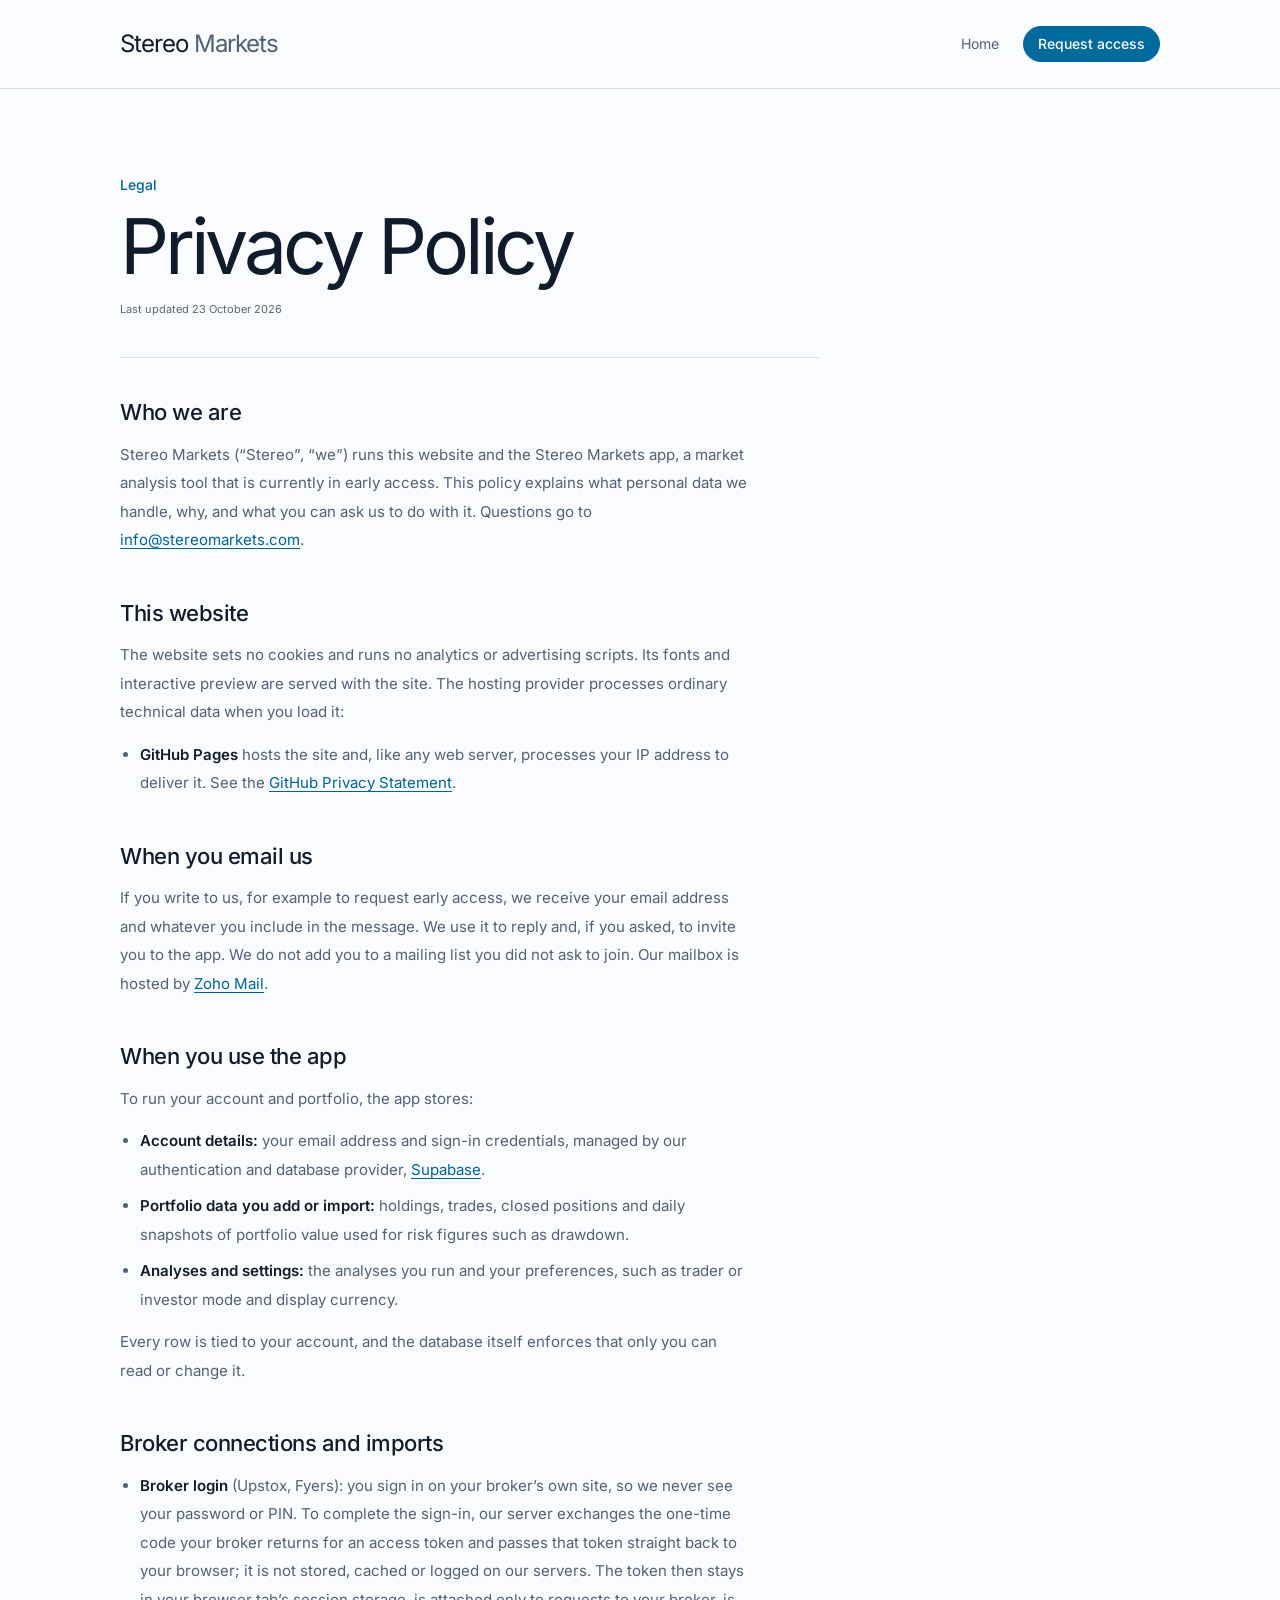
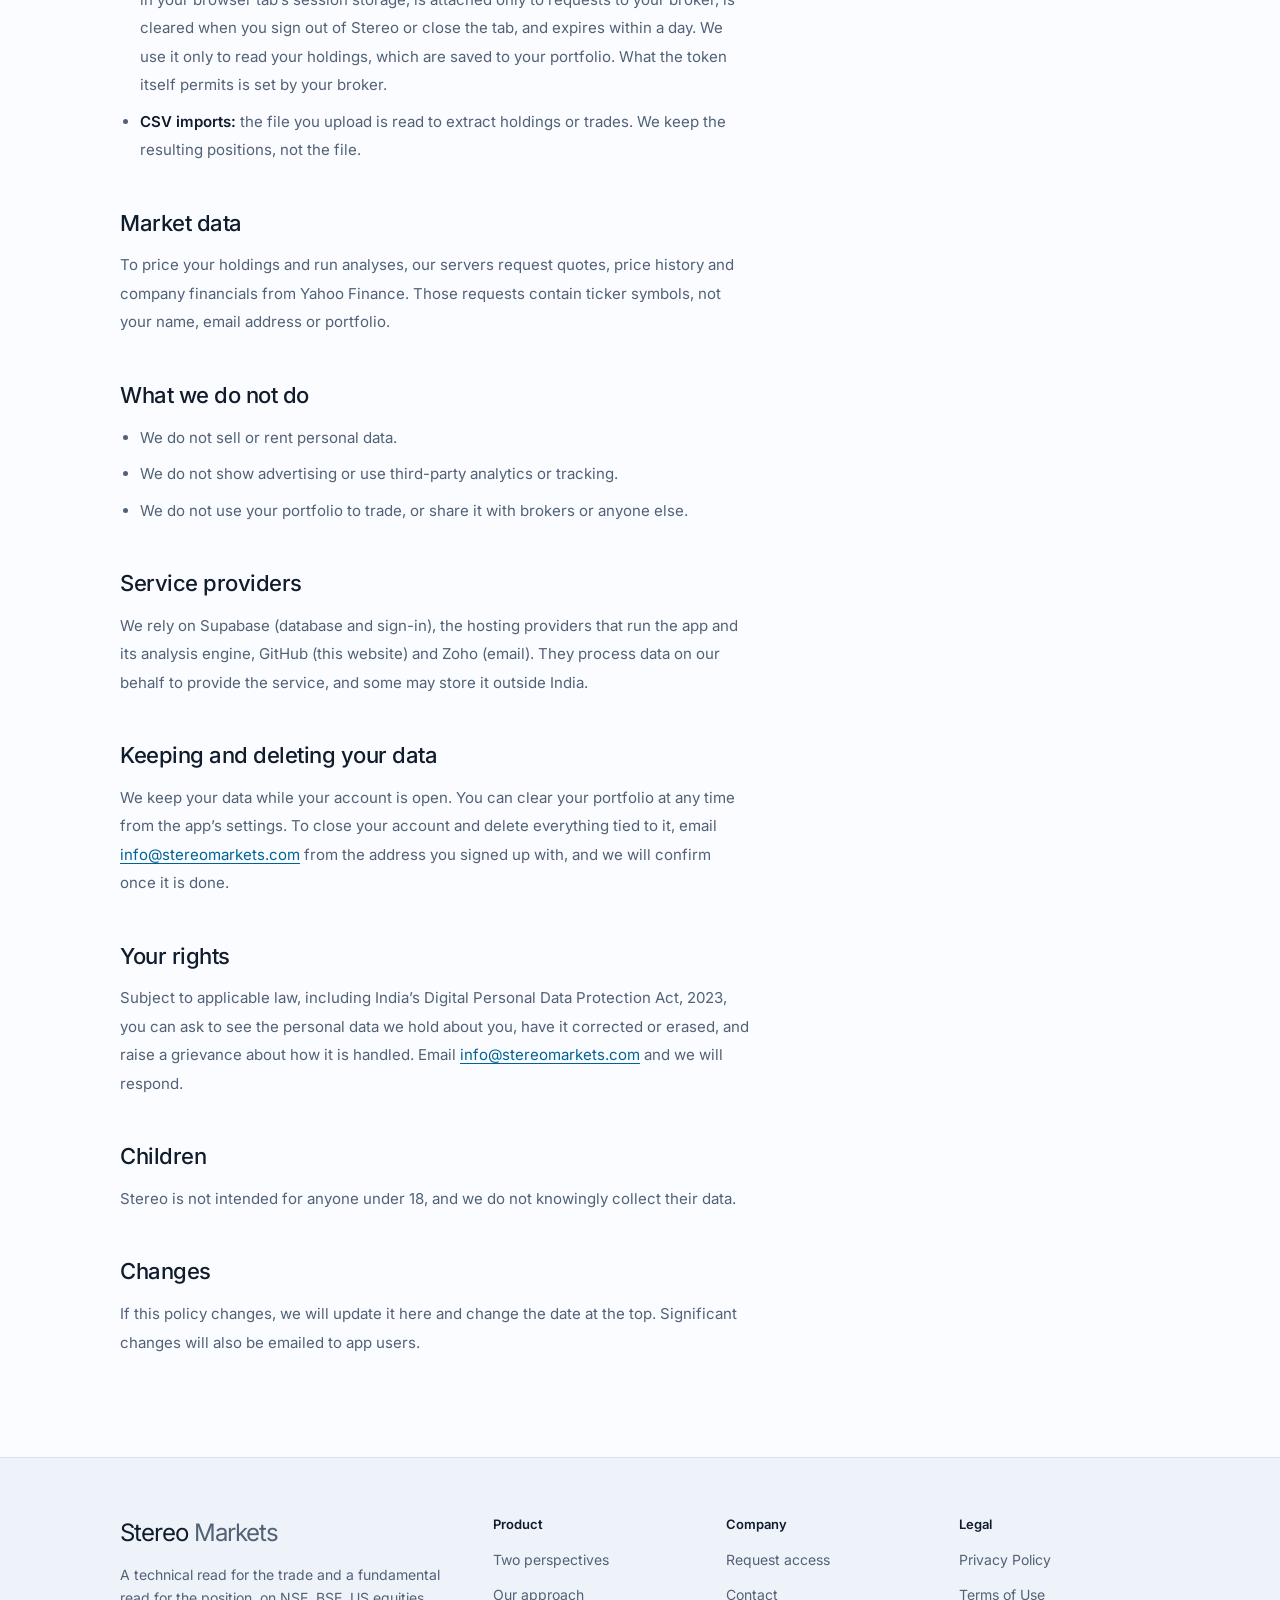
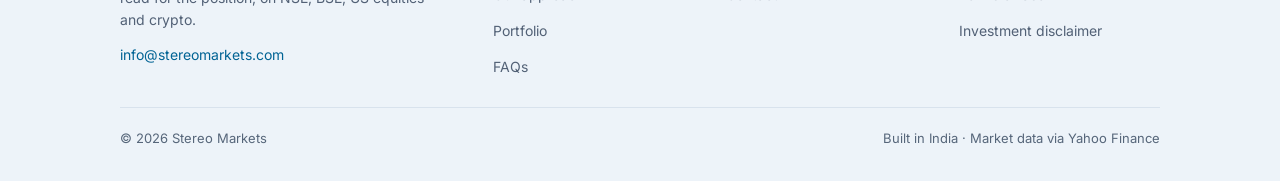
<file: privacy.html>
<!doctype html>
<html lang="en">
<head>
<meta charset="utf-8" />
<meta name="viewport" content="width=device-width, initial-scale=1, viewport-fit=cover" />
<title>Privacy Policy · Stereo Markets</title>
<meta name="description" content="What Stereo Markets collects, why, who processes it, and how to have it deleted." />
<meta name="theme-color" content="#0d0e13" />
<link rel="canonical" href="https://www.stereomarkets.com/privacy.html" />
<link rel="icon" href="/favicon.svg" type="image/svg+xml" />
<link rel="stylesheet" href="/assets/fonts.css" />
<link rel="stylesheet" href="/pages.css" />
</head>
<body>

<header class="site-header">
  <div class="wrap header-inner">
    <a class="brand" href="/">Stereo <span>Markets</span></a>
    <a class="header-link" href="/">Home</a>
    <a class="btn btn-solid" href="/#access">Request access</a>
  </div>
</header>

<main class="wrap doc">
  <div class="doc-head">
    <div class="kicker">Legal</div>
    <h1>Privacy Policy</h1>
    <p class="updated">Last updated 23 October 2026</p>
  </div>

  <div class="doc-body">
    <h2>Who we are</h2>
    <p>
      Stereo Markets (&ldquo;Stereo&rdquo;, &ldquo;we&rdquo;) runs this website and the Stereo Markets
      app, a market analysis tool that is currently in early access. This policy explains what
      personal data we handle, why, and what you can ask us to do with it. Questions go to
      <a href="mailto:info@stereomarkets.com">info@stereomarkets.com</a>.
    </p>

    <h2>This website</h2>
    <p>
      The website sets no cookies and runs no analytics or advertising scripts. Its fonts and
      interactive preview are served with the site. The hosting provider processes ordinary
      technical data when you load it:
    </p>
    <ul>
      <li><strong>GitHub Pages</strong> hosts the site and, like any web server, processes your IP
        address to deliver it. See the
        <a href="https://docs.github.com/en/site-policy/privacy-policies/github-general-privacy-statement">GitHub
        Privacy Statement</a>.</li>
    </ul>

    <h2>When you email us</h2>
    <p>
      If you write to us, for example to request early access, we receive your email address and
      whatever you include in the message. We use it to reply and, if you asked, to invite you to
      the app. We do not add you to a mailing list you did not ask to join. Our mailbox is hosted by
      <a href="https://www.zoho.com/privacy.html">Zoho Mail</a>.
    </p>

    <h2>When you use the app</h2>
    <p>To run your account and portfolio, the app stores:</p>
    <ul>
      <li><strong>Account details:</strong> your email address and sign-in credentials, managed by
        our authentication and database provider, <a href="https://supabase.com/privacy">Supabase</a>.</li>
      <li><strong>Portfolio data you add or import:</strong> holdings, trades, closed positions and
        daily snapshots of portfolio value used for risk figures such as drawdown.</li>
      <li><strong>Analyses and settings:</strong> the analyses you run and your preferences, such as
        trader or investor mode and display currency.</li>
    </ul>
    <p>
      Every row is tied to your account, and the database itself enforces that only you can read or
      change it.
    </p>

    <h2>Broker connections and imports</h2>
    <ul>
      <li><strong>Broker login</strong> (Upstox, Fyers): you sign in on your broker&rsquo;s own
        site, so we never see your password or PIN. To complete the sign-in, our server exchanges
        the one-time code your broker returns for an access token and passes that token straight
        back to your browser; it is not stored, cached or logged on our servers. The token then
        stays in your browser tab&rsquo;s session storage, is attached only to requests to your
        broker, is cleared when you sign out of Stereo or close the tab, and expires within a
        day. We use it only to read your holdings, which are saved to your portfolio. What the
        token itself permits is set by your broker.</li>
      <li><strong>CSV imports:</strong> the file you upload is read to extract holdings or trades.
        We keep the resulting positions, not the file.</li>
    </ul>

    <h2>Market data</h2>
    <p>
      To price your holdings and run analyses, our servers request quotes, price history and
      company financials from Yahoo Finance. Those requests contain ticker symbols, not your name,
      email address or portfolio.
    </p>

    <h2>What we do not do</h2>
    <ul>
      <li>We do not sell or rent personal data.</li>
      <li>We do not show advertising or use third-party analytics or tracking.</li>
      <li>We do not use your portfolio to trade, or share it with brokers or anyone else.</li>
    </ul>

    <h2>Service providers</h2>
    <p>
      We rely on Supabase (database and sign-in), the hosting providers that run the app and its
      analysis engine, GitHub (this website) and Zoho (email). They process data on our behalf to
      provide the service, and some may store it outside India.
    </p>

    <h2>Keeping and deleting your data</h2>
    <p>
      We keep your data while your account is open. You can clear your portfolio at any time from
      the app&rsquo;s settings. To close your account and delete everything tied to it, email
      <a href="mailto:info@stereomarkets.com">info@stereomarkets.com</a> from the address you signed
      up with, and we will confirm once it is done.
    </p>

    <h2>Your rights</h2>
    <p>
      Subject to applicable law, including India&rsquo;s Digital Personal Data Protection Act, 2023,
      you can ask to see the personal data we hold about you, have it corrected or erased, and raise
      a grievance about how it is handled. Email
      <a href="mailto:info@stereomarkets.com">info@stereomarkets.com</a> and we will respond.
    </p>

    <h2>Children</h2>
    <p>Stereo is not intended for anyone under 18, and we do not knowingly collect their data.</p>

    <h2>Changes</h2>
    <p>
      If this policy changes, we will update it here and change the date at the top. Significant
      changes will also be emailed to app users.
    </p>
  </div>
</main>

<footer>
  <div class="wrap">
    <div class="foot-grid">
      <div class="foot-brand">
        <a class="brand" href="/">Stereo <span>Markets</span></a>
        <p>A technical read for the trade and a fundamental read for the position, on NSE, BSE, US equities and crypto.</p>
        <a class="foot-mail" href="mailto:info@stereomarkets.com">info@stereomarkets.com</a>
      </div>
      <div class="foot-col">
        <h4>Product</h4>
        <ul>
          <li><a href="/#research">Two perspectives</a></li>
          <li><a href="/#approach">Our approach</a></li>
          <li><a href="/#portfolio">Portfolio</a></li>
          <li><a href="/#questions">FAQs</a></li>
        </ul>
      </div>
      <div class="foot-col">
        <h4>Company</h4>
        <ul>
          <li><a href="/#access">Request access</a></li>
          <li><a href="mailto:info@stereomarkets.com">Contact</a></li>
        </ul>
      </div>
      <div class="foot-col">
        <h4>Legal</h4>
        <ul>
          <li><a href="/privacy.html">Privacy Policy</a></li>
          <li><a href="/terms.html">Terms of Use</a></li>
          <li><a href="/terms.html#disclaimer">Investment disclaimer</a></li>
        </ul>
      </div>
    </div>
    <div class="foot-bottom">
      <span>&copy; 2026 Stereo Markets</span>
      <span>Built in India &middot; Market data via Yahoo Finance</span>
    </div>
  </div>
</footer>

</body>
</html>
</file>
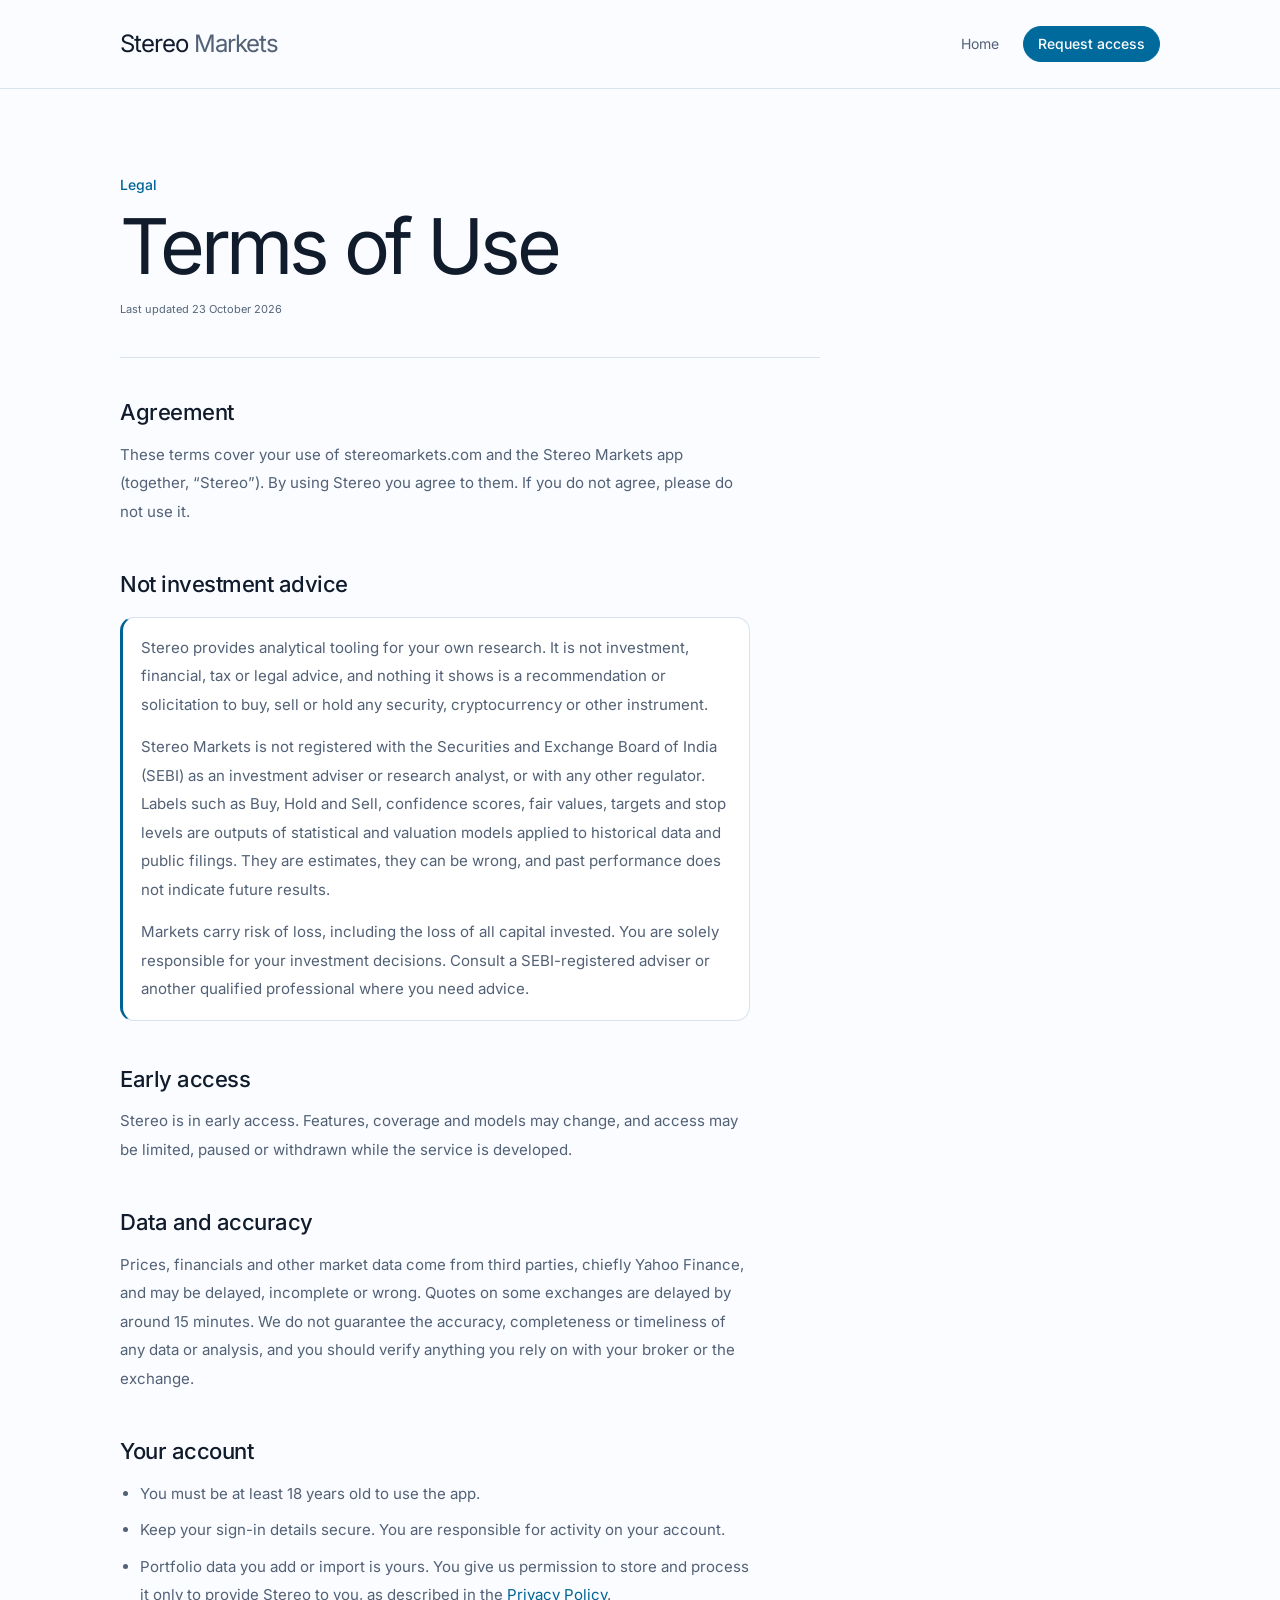
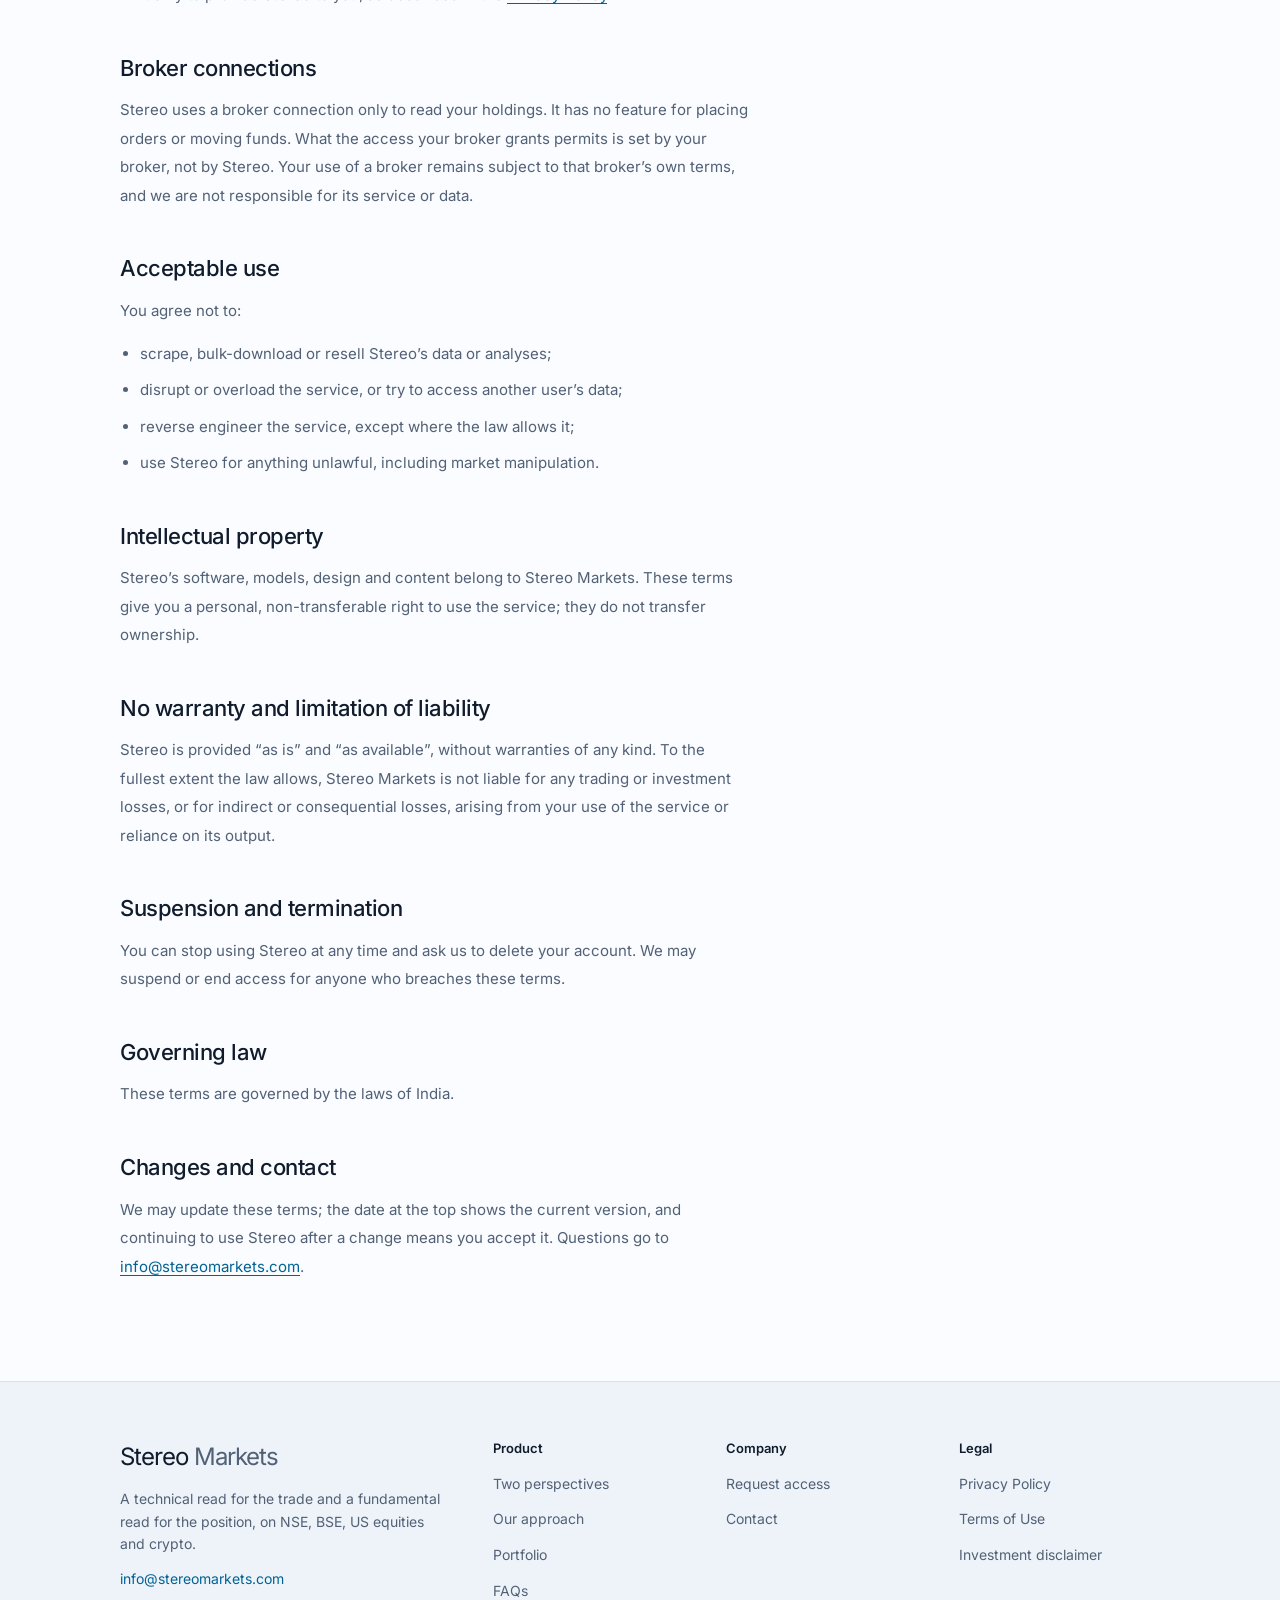
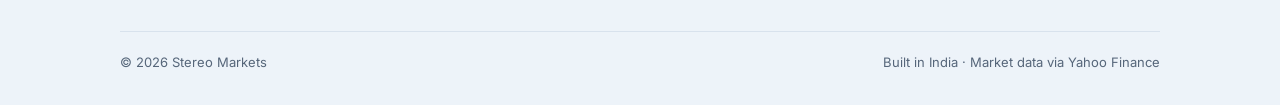
<file: terms.html>
<!doctype html>
<html lang="en">
<head>
<meta charset="utf-8" />
<meta name="viewport" content="width=device-width, initial-scale=1, viewport-fit=cover" />
<title>Terms of Use · Stereo Markets</title>
<meta name="description" content="The terms for using Stereo Markets, including the investment disclaimer." />
<meta name="theme-color" content="#0d0e13" />
<link rel="canonical" href="https://www.stereomarkets.com/terms.html" />
<link rel="icon" href="/favicon.svg" type="image/svg+xml" />
<link rel="stylesheet" href="/assets/fonts.css" />
<link rel="stylesheet" href="/pages.css" />
</head>
<body>

<header class="site-header">
  <div class="wrap header-inner">
    <a class="brand" href="/">Stereo <span>Markets</span></a>
    <a class="header-link" href="/">Home</a>
    <a class="btn btn-solid" href="/#access">Request access</a>
  </div>
</header>

<main class="wrap doc">
  <div class="doc-head">
    <div class="kicker">Legal</div>
    <h1>Terms of Use</h1>
    <p class="updated">Last updated 23 October 2026</p>
  </div>

  <div class="doc-body">
    <h2>Agreement</h2>
    <p>
      These terms cover your use of stereomarkets.com and the Stereo Markets app (together,
      &ldquo;Stereo&rdquo;). By using Stereo you agree to them. If you do not agree, please do not
      use it.
    </p>

    <h2 id="disclaimer">Not investment advice</h2>
    <div class="callout">
      <p>
        Stereo provides analytical tooling for your own research. It is not investment, financial,
        tax or legal advice, and nothing it shows is a recommendation or solicitation to buy, sell
        or hold any security, cryptocurrency or other instrument.
      </p>
      <p>
        Stereo Markets is not registered with the Securities and Exchange Board of India (SEBI) as an
        investment adviser or research analyst, or with any other regulator. Labels such as Buy,
        Hold and Sell, confidence scores, fair values, targets and stop levels are outputs of
        statistical and valuation models applied to historical data and public filings. They are
        estimates, they can be wrong, and past performance does not indicate future results.
      </p>
      <p>
        Markets carry risk of loss, including the loss of all capital invested. You are solely
        responsible for your investment decisions. Consult a SEBI-registered adviser or another
        qualified professional where you need advice.
      </p>
    </div>

    <h2>Early access</h2>
    <p>
      Stereo is in early access. Features, coverage and models may change, and access may be
      limited, paused or withdrawn while the service is developed.
    </p>

    <h2>Data and accuracy</h2>
    <p>
      Prices, financials and other market data come from third parties, chiefly Yahoo Finance, and
      may be delayed, incomplete or wrong. Quotes on some exchanges are delayed by around 15
      minutes. We do not guarantee the accuracy, completeness or timeliness of any data or
      analysis, and you should verify anything you rely on with your broker or the exchange.
    </p>

    <h2>Your account</h2>
    <ul>
      <li>You must be at least 18 years old to use the app.</li>
      <li>Keep your sign-in details secure. You are responsible for activity on your account.</li>
      <li>Portfolio data you add or import is yours. You give us permission to store and process it
        only to provide Stereo to you, as described in the <a href="/privacy.html">Privacy Policy</a>.</li>
    </ul>

    <h2>Broker connections</h2>
    <p>
      Stereo uses a broker connection only to read your holdings. It has no feature for placing
      orders or moving funds. What the access your broker grants permits is set by your broker,
      not by Stereo. Your use of a broker remains subject to that broker&rsquo;s own terms, and we are
      not responsible for its service or data.
    </p>

    <h2>Acceptable use</h2>
    <p>You agree not to:</p>
    <ul>
      <li>scrape, bulk-download or resell Stereo&rsquo;s data or analyses;</li>
      <li>disrupt or overload the service, or try to access another user&rsquo;s data;</li>
      <li>reverse engineer the service, except where the law allows it;</li>
      <li>use Stereo for anything unlawful, including market manipulation.</li>
    </ul>

    <h2>Intellectual property</h2>
    <p>
      Stereo&rsquo;s software, models, design and content belong to Stereo Markets. These terms give
      you a personal, non-transferable right to use the service; they do not transfer ownership.
    </p>

    <h2>No warranty and limitation of liability</h2>
    <p>
      Stereo is provided &ldquo;as is&rdquo; and &ldquo;as available&rdquo;, without warranties of
      any kind. To the fullest extent the law allows, Stereo Markets is not liable for any trading
      or investment losses, or for indirect or consequential losses, arising from your use of the
      service or reliance on its output.
    </p>

    <h2>Suspension and termination</h2>
    <p>
      You can stop using Stereo at any time and ask us to delete your account. We may suspend or
      end access for anyone who breaches these terms.
    </p>

    <h2>Governing law</h2>
    <p>These terms are governed by the laws of India.</p>

    <h2>Changes and contact</h2>
    <p>
      We may update these terms; the date at the top shows the current version, and continuing to
      use Stereo after a change means you accept it. Questions go to
      <a href="mailto:info@stereomarkets.com">info@stereomarkets.com</a>.
    </p>
  </div>
</main>

<footer>
  <div class="wrap">
    <div class="foot-grid">
      <div class="foot-brand">
        <a class="brand" href="/">Stereo <span>Markets</span></a>
        <p>A technical read for the trade and a fundamental read for the position, on NSE, BSE, US equities and crypto.</p>
        <a class="foot-mail" href="mailto:info@stereomarkets.com">info@stereomarkets.com</a>
      </div>
      <div class="foot-col">
        <h4>Product</h4>
        <ul>
          <li><a href="/#research">Two perspectives</a></li>
          <li><a href="/#approach">Our approach</a></li>
          <li><a href="/#portfolio">Portfolio</a></li>
          <li><a href="/#questions">FAQs</a></li>
        </ul>
      </div>
      <div class="foot-col">
        <h4>Company</h4>
        <ul>
          <li><a href="/#access">Request access</a></li>
          <li><a href="mailto:info@stereomarkets.com">Contact</a></li>
        </ul>
      </div>
      <div class="foot-col">
        <h4>Legal</h4>
        <ul>
          <li><a href="/privacy.html">Privacy Policy</a></li>
          <li><a href="/terms.html">Terms of Use</a></li>
          <li><a href="/terms.html#disclaimer">Investment disclaimer</a></li>
        </ul>
      </div>
    </div>
    <div class="foot-bottom">
      <span>&copy; 2026 Stereo Markets</span>
      <span>Built in India &middot; Market data via Yahoo Finance</span>
    </div>
  </div>
</footer>

</body>
</html>
</file>
<file: assets/landing/fonts.css>
@font-face{font-family:"Inter Variable";font-style:normal;font-weight:100 900;font-display:swap;src:url("./inter-latin.woff2") format("woff2")}@font-face{font-family:"Instrument Serif";font-style:normal;font-weight:400;font-display:swap;src:url("./instrument-serif.woff2") format("woff2")}@font-face{font-family:"Instrument Serif";font-style:italic;font-weight:400;font-display:swap;src:url("./instrument-serif-italic.woff2") format("woff2")}body{margin:0;background:#fafcff}html{scroll-behavior:smooth}@media(prefers-reduced-motion:reduce){html{scroll-behavior:auto}}
</file>
<file: assets/landing/marketing.css>
/* Stereo public presentation: original dual-perspective research story. */
.sm-site {
  --sm-canvas: #fafcff;
  --sm-surface: #ffffff;
  --sm-raised: #edf3f9;
  --sm-ink: #101b2b;
  --sm-muted: #526176;
  --sm-quiet: #56667a;
  --sm-blue: #006a9c;
  --sm-on-blue: #ffffff;
  --sm-blue-hover: #00567f;
  --sm-input: #74869d;
  --sm-selected: #dcecf7;
  --sm-line: #d8e2ed;
  --sm-up: #0b6c43;
  --sm-down: #b82329;
  background: var(--sm-canvas);
  color: var(--sm-ink);
  font-family: "Inter Variable", "Inter", sans-serif;
  font-size: 16px;
  line-height: 1.6;
  overflow: clip;
  isolation: isolate;
  color-scheme: light;
  -webkit-font-smoothing: antialiased;
}
[data-updown="red-up"] .sm-site {
  --sm-up: #b82329;
  --sm-down: #0b6c43;
}
[data-updown="blue-orange"] .sm-site {
  --sm-up: #1756a6;
  --sm-down: #8c4400;
}
/* In-app marketing follows the resolved preference; standalone export stays light. */
.sm-site[data-theme="light"] {
  --sm-canvas: var(--canvas, #fafcff);
}
.sm-site[data-theme="dark"] {
  color-scheme: dark;
  --sm-canvas: var(--canvas, #070b12);
  --sm-surface: var(--surface-1, #0e1520);
  --sm-raised: var(--surface-2, #151e2c);
  --sm-ink: var(--text-primary, #f3f6fc);
  --sm-muted: var(--text-secondary, #aab6c7);
  --sm-quiet: var(--text-tertiary, #94a4b9);
  --sm-blue: var(--accent-fill, #9bdeff);
  --sm-on-blue: var(--on-primary, #09212d);
  --sm-blue-hover: var(--accent-fill-hover, #b9e9ff);
  --sm-line: var(--border-default, #334258);
  --sm-input: var(--border-input, #7d8fa8);
  --sm-selected: var(--surface-3, #1c2838);
  --sm-up: var(--up, #2bd67b);
  --sm-down: var(--down, #ff797d);
}
.sm-site * {
  box-sizing: border-box;
}
.sm-site h1,
.sm-site h2,
.sm-site h3,
.sm-site p {
  margin: 0;
}
.sm-site a {
  color: inherit;
  text-decoration: none;
}
.sm-site button,
.sm-site input {
  font: inherit;
}
.sm-site button {
  cursor: pointer;
}
.sm-site button:disabled {
  cursor: wait;
  opacity: 0.65;
}
.sm-site button,
.sm-site input,
.sm-site a {
  touch-action: manipulation;
}
.sm-site :focus-visible {
  outline: 2px solid var(--sm-blue);
  outline-offset: 5px;
}
.sm-site svg {
  flex-shrink: 0;
}
.sm-site em {
  font-family: "Instrument Serif", Georgia, serif;
  font-weight: 400;
  color: var(--sm-blue);
}
.sm-sr-only,
.sm-skip:not(:focus) {
  position: absolute;
  width: 1px;
  height: 1px;
  margin: -1px;
  padding: 0;
  overflow: hidden;
  clip: rect(0, 0, 0, 0);
  white-space: nowrap;
  border: 0;
}
.sm-skip:focus {
  position: fixed;
  top: 12px;
  left: 12px;
  z-index: 100;
  padding: 12px 20px;
  background: var(--sm-blue);
  color: var(--sm-on-blue);
}
.sm-nav-wrap {
  position: sticky;
  top: 0;
  z-index: 40;
  border-bottom: 1px solid transparent;
  background: color-mix(in srgb, var(--sm-canvas) 88%, transparent);
  backdrop-filter: blur(18px);
  transition:
    background 180ms,
    border-color 180ms;
}
.sm-nav-wrap.is-scrolled {
  border-color: var(--sm-line);
  background: color-mix(in srgb, var(--sm-canvas) 96%, transparent);
}
.sm-nav {
  height: 80px;
  max-width: 1440px;
  margin: auto;
  padding: 0 48px;
  display: flex;
  align-items: center;
  gap: 36px;
}
.sm-brand {
  display: inline-flex;
  gap: 12px;
  align-items: center;
  white-space: nowrap;
  font-size: 21px;
  font-weight: 600;
  letter-spacing: -0.8px;
}
.sm-brand-glyph {
  width: 32px;
  height: 32px;
  color: var(--sm-blue, var(--accent-text));
  flex-shrink: 0;
}
.sm-brand-plane-secondary {
  fill: var(--sm-ink, var(--text-primary, currentColor));
}
.sm-brand-wordmark {
  display: block;
  width: auto;
  height: 0.95em;
  flex-shrink: 0;
  color: var(--sm-ink, var(--text-primary, currentColor));
}
.sm-nav-links {
  display: flex;
  gap: 32px;
  margin: auto;
  font-size: 14px;
  color: var(--sm-muted);
}
.sm-nav-links a:hover,
.sm-sign-in:hover {
  color: var(--sm-ink);
}
.sm-nav-actions {
  display: flex;
  align-items: center;
  gap: 28px;
}
.sm-sign-in {
  font-size: 14px;
  color: var(--sm-muted) !important;
}
.sm-menu-toggle {
  display: none;
  background: none;
  border: 0;
  color: var(--sm-ink);
  padding: 10px;
}
.sm-menu-toggle svg {
  width: 24px;
  height: 24px;
}
.sm-mobile-menu {
  padding: 12px 24px 24px;
  border-top: 1px solid var(--sm-line);
  background: var(--sm-canvas);
}
.sm-mobile-menu a {
  display: flex;
  justify-content: space-between;
  padding: 14px 0;
  border-bottom: 1px solid var(--sm-line);
}
.sm-mobile-menu svg {
  width: 18px;
}
.sm-button {
  display: inline-flex;
  justify-content: center;
  align-items: center;
  gap: 24px;
  min-height: 52px;
  border: 1px solid transparent;
  border-radius: 9px;
  padding: 13px 22px;
  font-size: 14px;
  font-weight: 600;
  transition:
    background 180ms,
    transform 180ms,
    border-color 180ms;
}
.sm-button svg {
  width: 18px;
  height: 18px;
}
.sm-button:hover {
  transform: translateY(-2px);
}
.sm-button-primary {
  background: var(--sm-blue);
  color: var(--sm-on-blue) !important;
}
.sm-button-primary:hover {
  background: var(--sm-blue-hover);
}
.sm-button-outline {
  border-color: var(--sm-line);
  background: var(--sm-surface);
}
.sm-button-outline:hover {
  border-color: var(--sm-quiet);
}
.sm-button-small {
  min-height: 42px;
  padding: 9px 17px;
  gap: 18px;
}
.sm-text-link {
  display: inline-flex;
  align-items: center;
  gap: 12px;
  font-size: 14px;
  font-weight: 500;
  color: var(--sm-blue) !important;
}
.sm-text-link svg {
  width: 17px;
  height: 17px;
  transition: transform 180ms;
}
.sm-text-link:hover svg {
  transform: translate(2px, -2px);
}
.sm-text-link[href^="#"]:hover svg {
  transform: translateY(3px);
}
.sm-hero {
  position: relative;
  max-width: 1536px;
  margin: auto;
  min-height: 780px;
  display: grid;
  grid-template-columns: 1fr 1.1fr;
  align-items: center;
  gap: 45px;
  padding: 64px 64px 88px;
}
.sm-hero-copy {
  position: relative;
  z-index: 2;
  padding: 20px 0 50px;
}
.sm-eyebrow {
  font-size: 11px;
  font-weight: 500;
  letter-spacing: 1.7px;
  text-transform: uppercase;
  color: var(--sm-muted);
  display: flex;
  align-items: center;
  gap: 10px;
  line-height: 1.6;
}
.sm-eyebrow > span:first-child {
  display: inline-block;
  width: 5px;
  height: 5px;
  border-radius: 50%;
  background: var(--sm-blue);
}
.sm-hero h1 {
  font-size: clamp(52px, 4.75vw, 78px);
  line-height: 1.05;
  letter-spacing: -3.9px;
  font-weight: 500;
  margin: 32px 0 28px;
  text-wrap: balance;
}
.sm-hero h1 > span,
.sm-hero h1 > em {
  display: block;
}
.sm-hero h1 > em {
  font-size: 1.2em;
  letter-spacing: -2.6px;
  line-height: 0.98;
  margin-top: 6px;
}
.sm-lead {
  font-size: 18px;
  line-height: 1.7;
  max-width: 460px;
  color: var(--sm-muted);
}
.sm-hero-actions {
  display: flex;
  align-items: center;
  flex-wrap: wrap;
  gap: 24px;
  margin-top: 34px;
}
.sm-hero-note {
  display: flex;
  align-items: center;
  gap: 14px;
  margin-top: 44px;
  font-size: 12px;
  color: var(--sm-muted);
  line-height: 1.6;
}
.sm-hero-note svg {
  width: 21px;
  height: 21px;
  color: var(--sm-blue);
}
.sm-hero-copy > .sm-eyebrow,
.sm-hero h1,
.sm-hero-copy > .sm-lead,
.sm-hero-actions,
.sm-hero-note {
  animation: sm-entrance 700ms cubic-bezier(0.2, 0, 0, 1) both;
}
.sm-hero h1 {
  animation-delay: 60ms;
}
.sm-hero-copy > .sm-lead {
  animation-delay: 130ms;
}
.sm-hero-actions {
  animation-delay: 190ms;
}
.sm-hero-note {
  animation-delay: 240ms;
}
.sm-hero-product {
  min-width: 0;
  position: relative;
}
.sm-hero-chart-line[data-intro="drawing"] {
  stroke-dasharray: 1;
  animation: sm-chart-draw 1100ms cubic-bezier(0.2, 0, 0, 1) both;
}
@keyframes sm-chart-draw {
  from {
    stroke-dashoffset: 1;
  }
  to {
    stroke-dashoffset: 0;
  }
}
.sm-preview-disclosure {
  font-size: 11px;
  line-height: 1.6;
  color: var(--sm-quiet);
  margin: 18px 0 0 18px !important;
  max-width: 520px;
}
.sm-hero-bottom {
  position: absolute;
  bottom: 28px;
  left: 64px;
  right: 64px;
  display: flex;
  align-items: center;
  justify-content: space-between;
  color: var(--sm-quiet);
  font-size: 11px;
  letter-spacing: 0.3px;
}
.sm-hero-bottom a {
  display: flex;
  gap: 12px;
  align-items: center;
}
.sm-hero-bottom svg {
  width: 14px;
  height: 14px;
}
.sm-research-scene {
  position: relative;
  padding: 35px 0;
  perspective: 1200px;
}
.sm-orbit-graphic {
  position: absolute;
  width: 145%;
  height: 125%;
  max-width: none;
  left: -23%;
  top: -12%;
  pointer-events: none;
  z-index: -1;
}
.sm-scene-product {
  position: relative;
  z-index: 2;
  box-shadow: 0 32px 90px -20px rgb(36 65 98 / 0.16);
  border-radius: 16px;
}
.sm-perspective-tag {
  position: absolute;
  z-index: 3;
  border: 1px solid var(--sm-line);
  border-radius: 8px;
  background: linear-gradient(120deg, var(--sm-surface), var(--sm-raised));
  padding: 12px 18px;
  box-shadow: 0 12px 32px rgb(36 65 98 / 0.1);
  min-width: 205px;
  pointer-events: none;
}
.sm-perspective-tag span {
  display: block;
  font-size: 10px;
  letter-spacing: 1.2px;
  text-transform: uppercase;
  color: var(--sm-blue);
  margin-bottom: 3px;
}
.sm-perspective-tag strong {
  font-size: 12px;
  font-weight: 500;
}
.sm-perspective-tag i {
  position: absolute;
  right: 12px;
  top: 12px;
  width: 4px;
  height: 4px;
  border-radius: 50%;
  background: var(--sm-blue);
}
.sm-tag-technical {
  top: 0;
  left: -28px;
  transform: rotate(-5deg);
}
.sm-tag-business {
  bottom: 0;
  right: -12px;
  transform: rotate(4deg);
}
.sm-tag-technical {
  animation: sm-float-left 12s ease-in-out infinite;
  animation-play-state: paused;
}
.sm-tag-business {
  animation: sm-float-right 15s ease-in-out infinite;
  animation-play-state: paused;
}
.sm-research-scene[data-ambient="true"] .sm-perspective-tag {
  animation-play-state: running;
}
.sm-product-demo {
  background: var(--sm-surface);
  border: 1px solid var(--sm-line);
  border-radius: 14px;
  overflow: hidden;
  font-size: 12px;
  color: var(--sm-ink);
}
.sm-demo-top {
  min-height: 45px;
  padding: 12px 16px;
  display: flex;
  align-items: center;
  gap: 10px;
  border-bottom: 1px solid var(--sm-line);
  color: var(--sm-muted);
  font-size: 10px;
}
.sm-demo-dots {
  display: flex;
  gap: 4px;
}
.sm-demo-dots i {
  height: 4px;
  width: 4px;
  border-radius: 50%;
  background: var(--sm-quiet);
}
.sm-demo-label {
  margin-left: auto;
  font-size: 11px;
}
.sm-preview-grid {
  display: grid;
  grid-template-columns: 185px minmax(0, 1fr);
}
.sm-preview-watch {
  border-right: 1px solid var(--sm-line);
  padding: 15px 10px;
}
.sm-panel-label {
  font-size: 10px;
  color: var(--sm-quiet);
  display: flex;
  justify-content: space-between;
  margin: 0 5px 16px;
}
.sm-watch-row {
  display: flex;
  width: 100%;
  align-items: center;
  gap: 7px;
  padding: 12px 6px;
  background: none;
  border: 1px solid transparent;
  border-radius: 6px;
  color: var(--sm-ink);
  text-align: left;
}
.sm-watch-row.is-selected {
  border-color: var(--sm-blue);
  background: var(--sm-raised);
}
.sm-stock-avatar {
  display: flex;
  align-items: center;
  justify-content: center;
  width: 24px;
  height: 24px;
  border-radius: 6px;
  background: var(--sm-selected);
  font-size: 10px;
  color: var(--sm-blue);
}
.sm-watch-row > span:nth-child(2) {
  display: flex;
  flex-direction: column;
  gap: 3px;
}
.sm-watch-row strong {
  font-size: 11px;
  font-weight: 600;
}
.sm-watch-row small {
  font-size: 10px;
  color: var(--sm-quiet);
}
.sm-watch-price {
  display: flex;
  flex-direction: column;
  gap: 3px;
  text-align: right;
  margin-left: auto;
}
.sm-preview-chart {
  padding: 20px 18px 12px;
  min-width: 0;
}
.sm-chart-heading > p {
  font-size: 11px;
  display: flex;
  justify-content: space-between;
  color: var(--sm-muted);
}
.sm-chart-heading > p > span {
  font-size: 11px;
  color: var(--sm-quiet);
}
.sm-illustration-price {
  margin-top: 16px;
  font-size: 28px;
  letter-spacing: -1px;
  line-height: 1.3;
}
.sm-illustration-price small {
  display: block;
  font-size: 10px;
  letter-spacing: 0;
  margin-top: 4px;
}
.sm-chart-art {
  margin-top: 20px;
  color: var(--sm-blue);
}
.sm-chart-art svg {
  width: 100%;
  height: 150px;
  overflow: hidden;
}
.sm-chart-gridline {
  stroke: var(--sm-line);
  stroke-width: 1;
  stroke-dasharray: 3 6;
}
.sm-chart-labels {
  display: flex;
  justify-content: space-between;
  font-size: 10px;
  color: var(--sm-quiet);
  margin: 10px 0;
}
.sm-chart-controls {
  display: flex;
  gap: 5px;
  margin: 12px 0 0;
  align-items: center;
}
.sm-chart-controls button,
.sm-lens-switch button {
  min-width: 24px;
  min-height: 32px;
  background: none;
  color: var(--sm-muted);
  border: 1px solid transparent;
  border-radius: 5px;
  padding: 6px 9px;
  font-size: 12px;
  transition:
    background 160ms,
    color 160ms,
    border-color 160ms;
}
.sm-chart-controls button[aria-pressed="true"],
.sm-lens-switch button[aria-pressed="true"] {
  background: var(--sm-selected);
  border-color: var(--sm-blue);
  color: var(--sm-blue);
}
.sm-analysis-row {
  padding: 16px 18px;
  border-top: 1px solid var(--sm-line);
}
.sm-lens-switch {
  display: flex;
  gap: 5px;
  align-items: center;
}
.sm-analysis-content {
  margin-top: 12px;
}
.sm-analysis-content h3 {
  font-size: 12px;
  font-weight: 500;
  margin-bottom: 7px;
}
.sm-analysis-content p {
  font-size: 10px;
  line-height: 1.7;
  color: var(--sm-muted);
}
.sm-analysis-content a {
  display: inline-flex;
  align-items: center;
  gap: 8px;
  color: var(--sm-blue);
  font-size: 10px;
  margin-top: 11px;
}
.sm-analysis-content a svg {
  height: 13px;
  width: 13px;
}
.sm-positive {
  color: var(--sm-up) !important;
}
.sm-negative {
  color: var(--sm-down) !important;
}
.sm-live-search {
  padding: 18px 18px 4px;
}
.sm-live-demo .research-symbol-picker {
  min-width: 0;
  width: 100%;
}
.sm-live-demo .research-symbol-picker > label {
  color: var(--sm-muted);
  font-size: 10px;
  margin-bottom: 7px;
  display: block;
}
.sm-live-demo .research-symbol-picker > div:first-of-type {
  display: flex;
  align-items: center;
  gap: 10px;
  border: 1px solid var(--sm-input);
  border-radius: 7px;
  background: var(--sm-raised);
  padding: 0 12px;
}
.sm-live-demo .research-symbol-picker > div > svg {
  width: 15px;
  color: var(--sm-quiet);
}
.sm-live-demo .research-symbol-picker input {
  background: none;
  border: 0;
  color: var(--sm-ink);
  width: 100%;
  height: 38px;
  font-size: 11px;
  outline: 0;
  min-width: 0;
}
.sm-live-demo .research-symbol-picker input::placeholder {
  color: var(--sm-quiet);
}
.sm-live-demo .research-symbol-picker kbd {
  font-size: 11px;
  color: var(--sm-quiet);
}
.sm-live-demo .research-search-results {
  background: var(--sm-raised);
  border-color: var(--sm-input);
}
.sm-live-demo .research-search-results button {
  color: var(--sm-ink);
}
.sm-live-demo .research-search-results button:hover {
  background: var(--sm-selected);
}
.sm-live-demo .research-search-results small {
  color: var(--sm-muted);
}
.sm-live-price {
  display: flex;
  justify-content: space-between;
  gap: 12px;
  padding: 18px 18px 0;
}
.sm-live-price > div > span {
  font-size: 10px;
  color: var(--sm-muted);
  display: block;
}
.sm-live-price strong {
  display: block;
  font-size: 32px;
  line-height: 1.4;
  letter-spacing: -1.2px;
  font-weight: 600;
  margin-top: 7px;
}
.sm-live-price small {
  font-size: 10px;
  color: var(--sm-muted);
  display: block;
  margin-top: 4px;
}
.sm-live-price > a {
  display: flex;
  align-items: center;
  justify-content: center;
  width: 30px;
  height: 30px;
  border: 1px solid var(--sm-line);
  border-radius: 7px;
}
.sm-live-price > a svg {
  width: 15px;
}
.sm-live-chart {
  --sm-live-plot-height: 135px;
  min-height: calc(var(--sm-live-plot-height) + 48px);
  padding: 0 18px;
  color: var(--sm-blue);
}
.sm-live-chart > svg {
  display: block;
  width: 100%;
  height: var(--sm-live-plot-height);
  margin-top: 18px;
  outline-offset: 4px;
}
.sm-live-chart > p {
  font-size: 11px;
  color: var(--sm-muted);
  padding: 20px 0;
}
.sm-live-chart > p:not(.sm-live-range-state) {
  min-height: calc(var(--sm-live-plot-height) + 18px);
  display: flex;
  align-items: center;
}
.sm-live-market-status {
  padding: 10px 18px;
  font-size: 10px;
}
.sm-live-market-status > span {
  background: transparent !important;
  color: var(--sm-muted) !important;
}
.sm-live-demo > .research-source {
  min-height: 72px;
  margin: 0;
  padding: 12px 18px;
  color: var(--sm-quiet);
  font-size: 11px;
  border-top: 1px solid var(--sm-line);
  line-height: 1.7;
}
.sm-live-table-toggle {
  margin-left: auto !important;
  border-color: var(--sm-line) !important;
}
.sm-live-data-table {
  max-height: 150px;
  overflow: auto;
  margin: 12px 0;
}
.sm-live-data-table table {
  border-collapse: collapse;
  width: 100%;
  font-size: 10px;
  color: var(--sm-muted);
}
.sm-live-data-table th,
.sm-live-data-table td {
  text-align: left;
  padding: 6px;
  border-bottom: 1px solid var(--sm-line);
}
.sm-live-data-table caption {
  font-size: 11px;
}
.sm-live-demo .sm-live-model-button {
  margin-left: auto;
  background: var(--sm-blue);
  color: var(--sm-on-blue);
  font-weight: 500;
  border-color: var(--sm-blue);
}
.sm-live-crosshair {
  stroke: var(--sm-quiet);
  stroke-dasharray: 3 4;
}
.sm-live-evidence {
  margin-top: 10px !important;
}
.sm-live-disclaimer {
  font-size: 11px !important;
  margin-top: 10px !important;
}
.sm-live-demo .research-tick-value {
  font-variant-numeric: tabular-nums;
}
.sm-live-demo .research-digit {
  display: inline-block;
  overflow: hidden;
  vertical-align: bottom;
}
.sm-live-demo .research-digit > span {
  display: inline-block;
}
.sm-proof-row {
  max-width: 1320px;
  margin: auto;
  display: flex;
  justify-content: space-around;
  gap: 24px;
  padding: 30px 24px;
  border-top: 1px solid var(--sm-line);
  border-bottom: 1px solid var(--sm-line);
  font-size: 12px;
  letter-spacing: 0.2px;
  color: var(--sm-muted);
}
.sm-proof-row > span {
  display: flex;
  gap: 10px;
  align-items: center;
}
.sm-proof-row i {
  width: 4px;
  height: 4px;
  background: var(--sm-blue);
  border-radius: 50%;
}
.sm-section {
  max-width: 1320px;
  margin: auto;
  padding: 104px 24px;
  scroll-margin-top: 80px;
}
.sm-section-heading {
  display: grid;
  grid-template-columns: 1.3fr 1fr;
  gap: 90px;
  align-items: end;
  margin-bottom: 56px;
}
.sm-section h2 {
  font-size: clamp(36px, 3.5vw, 56px);
  font-weight: 500;
  line-height: 1.12;
  letter-spacing: -2px;
}
.sm-section h2 em {
  font-size: 1.17em;
  line-height: 1.08;
}
.sm-section-heading .sm-eyebrow {
  margin-bottom: 24px;
}
.sm-section-heading > p,
.sm-section-heading > div > p:not(.sm-eyebrow) {
  color: var(--sm-muted);
  max-width: 420px;
  font-size: 15px;
  line-height: 1.9;
}
.sm-journey-layout {
  display: grid;
  grid-template-columns: 1fr 1fr;
  gap: 100px;
}
.sm-chapter {
  min-height: 380px;
  padding: 50px 35px 75px 0;
  border-top: 1px solid var(--sm-line);
  display: flex;
  flex-direction: column;
  align-items: flex-start;
  justify-content: center;
}
.sm-chapter-number {
  font-size: 11px;
  color: var(--sm-blue);
  letter-spacing: 1.2px;
  text-transform: uppercase;
}
.sm-chapter h3 {
  font-size: 30px;
  font-weight: 500;
  letter-spacing: -1px;
  line-height: 1.3;
  margin: 22px 0 16px;
  max-width: 340px;
}
.sm-chapter > p {
  font-size: 14px;
  color: var(--sm-muted);
  line-height: 1.85;
  max-width: 385px;
}
.sm-chapter > a {
  margin-top: 24px;
}
.sm-journey-sticky {
  position: sticky;
  top: 145px;
  align-self: start;
  padding-top: 35px;
}
.sm-journey-preview {
  background: linear-gradient(145deg, var(--sm-raised), var(--sm-surface) 75%);
  border: 1px solid var(--sm-line);
  border-radius: 18px;
  overflow: hidden;
  box-shadow: 0 30px 80px -30px rgb(36 65 98 / 0.14);
}
.sm-journey-window-bar {
  display: flex;
  align-items: center;
  gap: 10px;
  border-bottom: 1px solid var(--sm-line);
  padding: 16px 20px;
  font-size: 11px;
  color: var(--sm-muted);
}
.sm-journey-window-bar .sm-brand-glyph {
  width: 20px;
  height: 20px;
}
.sm-journey-window-bar > span:last-child {
  margin-left: auto;
  font-size: 11px;
}
.sm-journey-canvas {
  padding: 24px 35px 36px;
}
.sm-journey-index {
  display: flex;
  justify-content: space-between;
  font-size: 11px;
  letter-spacing: 1.1px;
  color: var(--sm-quiet);
  margin-bottom: 35px;
}
.sm-flow-node {
  display: flex;
  flex-direction: column;
  align-items: center;
  justify-content: center;
  padding: 24px;
  border: 1px solid var(--sm-line);
  background: var(--sm-surface);
  border-radius: 11px;
  transition:
    background 500ms,
    border-color 500ms,
    box-shadow 500ms;
  position: relative;
}
.sm-flow-node > svg {
  width: 22px;
  height: 22px;
  color: var(--sm-blue);
  margin-bottom: 12px;
}
.sm-flow-node > span {
  font-size: 14px;
  font-weight: 500;
}
.sm-flow-node > small {
  font-size: 10px;
  color: var(--sm-muted);
  margin-top: 3px;
}
.sm-flow-connector {
  height: 36px;
  width: 1px;
  background: linear-gradient(var(--sm-line), var(--sm-blue), var(--sm-line));
  margin: auto;
}
.sm-flow-perspectives {
  display: grid;
  grid-template-columns: 1fr 1fr;
  gap: 12px;
}
.sm-flow-perspectives > div {
  border: 1px solid var(--sm-line);
  background: var(--sm-raised);
  border-radius: 10px;
  display: flex;
  flex-direction: column;
  gap: 5px;
  align-items: center;
  padding: 24px 10px;
  transition:
    border-color 500ms,
    background 500ms;
}
.sm-flow-perspectives svg {
  width: 21px;
  height: 21px;
  color: var(--sm-blue);
  margin-bottom: 9px;
}
.sm-flow-perspectives span {
  font-size: 13px;
}
.sm-flow-perspectives small {
  font-size: 10px;
  color: var(--sm-muted);
}
.sm-journey-preview[data-chapter="0"] .sm-flow-discover,
.sm-journey-preview[data-chapter="1"] .sm-flow-perspectives > div,
.sm-journey-preview[data-chapter="2"] .sm-flow-portfolio {
  border-color: var(--sm-blue);
  background: var(--sm-selected);
  box-shadow: 0 0 40px -15px rgb(155 222 255 / 0.25);
}
.sm-journey-caption {
  font-size: 10px;
  line-height: 1.7;
  padding: 18px 24px;
  color: var(--sm-quiet);
  border-top: 1px solid var(--sm-line);
}
.sm-tool-section {
  border-top: 1px solid var(--sm-line);
}
.sm-tool-grid {
  display: grid;
  grid-template-columns: repeat(4, 1fr);
  gap: 0;
}
.sm-tool {
  padding: 0 24px 8px;
  border-left: 1px solid var(--sm-line);
  position: relative;
  display: flex;
  flex-direction: column;
  align-items: flex-start;
}
.sm-tool:first-child {
  border-left: 0;
  padding-left: 0;
}
.sm-tool-index {
  font-size: 10px;
  letter-spacing: 1px;
  color: var(--sm-quiet);
  margin-bottom: 24px;
}
.sm-tool > svg {
  width: 25px;
  height: 25px;
  color: var(--sm-blue);
  margin-bottom: 32px;
}
.sm-tool h3 {
  font-size: 19px;
  font-weight: 500;
  letter-spacing: -0.5px;
  margin-bottom: 12px;
}
.sm-tool > p {
  font-size: 13px;
  color: var(--sm-muted);
  line-height: 1.8;
  flex: 1;
}
.sm-tool > a {
  font-size: 11px;
  margin-top: 30px;
  gap: 6px;
}
.sm-tool > a svg {
  width: 14px;
}
.sm-portfolio-section {
  display: grid;
  grid-template-columns: 1fr 1fr;
  gap: 100px;
  align-items: center;
  border-top: 1px solid var(--sm-line);
}
.sm-portfolio-section > .sm-eyebrow {
  margin-bottom: 24px;
}
.sm-portfolio-section h2 {
  margin: 24px 0;
}
.sm-portfolio-section .sm-lead {
  font-size: 15px;
}
.sm-portfolio-section ul {
  list-style: none;
  padding: 0;
  margin: 32px 0;
  display: flex;
  flex-direction: column;
  gap: 18px;
}
.sm-portfolio-section li {
  display: flex;
  gap: 12px;
  color: var(--sm-muted);
  font-size: 12px;
  align-items: flex-start;
}
.sm-portfolio-section li svg {
  color: var(--sm-blue);
  width: 16px;
  height: 16px;
  margin-top: 2px;
}
.sm-portfolio-sheet {
  border: 1px solid var(--sm-line);
  background: linear-gradient(150deg, var(--sm-surface), var(--sm-raised));
  padding: 40px;
  border-radius: 15px;
  transform: perspective(1000px) rotateY(-6deg) rotate(2deg);
  box-shadow: 0 30px 70px -30px rgb(36 65 98 / 0.12);
}
.sm-portfolio-sheet > div:first-child {
  display: flex;
  justify-content: space-between;
  align-items: center;
  border-bottom: 1px solid var(--sm-line);
  padding-bottom: 24px;
  font-size: 10px;
  color: var(--sm-quiet);
  gap: 14px;
}
.sm-portfolio-sheet .sm-eyebrow {
  font-size: 11px;
  letter-spacing: 1px;
}
.sm-portfolio-sheet h3 {
  font-family: "Instrument Serif", Georgia, serif;
  font-size: 49px;
  font-weight: 400;
  line-height: 1.05;
  letter-spacing: -1px;
  margin: 40px 0;
}
.sm-thesis-lines {
  margin: 30px 0;
}
.sm-thesis-lines p {
  border-bottom: 1px solid var(--sm-line);
  padding: 13px 0;
  font-size: 12px;
  color: var(--sm-muted);
}
.sm-portfolio-sheet > p {
  font-size: 11px;
  color: var(--sm-quiet);
  line-height: 1.8;
}
.sm-approach {
  border-top: 1px solid var(--sm-line);
}
.sm-principles {
  display: grid;
  grid-template-columns: repeat(3, 1fr);
  gap: 60px;
}
.sm-principles article {
  border-top: 1px solid var(--sm-line);
  padding-top: 24px;
}
.sm-principles article > span {
  color: var(--sm-blue);
  font-size: 11px;
}
.sm-principles h3 {
  font-size: 20px;
  font-weight: 500;
  margin: 20px 0 15px;
  letter-spacing: -0.5px;
}
.sm-principles p {
  font-size: 13px;
  line-height: 1.9;
  color: var(--sm-muted);
}
.sm-access-section {
  position: relative;
  border-top: 1px solid var(--sm-line);
}
.sm-access-section:before {
  content: "";
  position: absolute;
  inset: 0 -20%;
  z-index: -1;
  background: radial-gradient(ellipse at 65% 45%, var(--sm-raised), transparent 65%);
}
.sm-access-section > .sm-eyebrow {
  margin-bottom: 34px;
}
.sm-access-section .sm-section-heading {
  margin-bottom: 0;
}
.sm-access-section .sm-button {
  margin-top: 28px;
  margin-bottom: 20px;
}
.sm-access-section .sm-text-link {
  display: flex;
}
.sm-faq {
  display: grid;
  grid-template-columns: 1fr 1fr;
  gap: 110px;
  border-top: 1px solid var(--sm-line);
}
.sm-faq h2 {
  margin: 24px 0 34px;
}
.sm-faq-list details {
  border-bottom: 1px solid var(--sm-line);
  padding: 20px 0;
}
.sm-faq-list details:first-child {
  border-top: 1px solid var(--sm-line);
}
.sm-faq-list summary {
  display: flex;
  align-items: center;
  justify-content: space-between;
  gap: 20px;
  cursor: pointer;
  font-size: 14px;
  list-style: none;
}
.sm-faq-list summary::-webkit-details-marker {
  display: none;
}
.sm-faq-list summary svg {
  width: 17px;
  transition: transform 180ms;
  color: var(--sm-quiet);
}
.sm-faq-list details[open] summary svg {
  transform: rotate(180deg);
}
.sm-faq-list details > p {
  font-size: 12px;
  line-height: 1.9;
  color: var(--sm-muted);
  margin: 18px 25px 4px 0;
}
.sm-final {
  text-align: center;
  border-top: 1px solid var(--sm-line);
  padding-top: 100px;
  padding-bottom: 110px;
  position: relative;
}
.sm-final > .sm-brand-glyph {
  height: 48px;
  width: 48px;
  margin-bottom: 24px;
}
.sm-final .sm-eyebrow {
  justify-content: center;
  margin-bottom: 24px;
}
.sm-final h2 {
  font-size: clamp(44px, 4.5vw, 72px);
  margin-bottom: 36px;
}
.sm-footer {
  max-width: 1440px;
  margin: auto;
  border-top: 1px solid var(--sm-line);
  padding: 65px 60px 30px;
}
.sm-footer-grid {
  display: grid;
  grid-template-columns: 2fr 1fr 1fr 1fr;
  gap: 70px;
}
.sm-footer-grid > div > p {
  font-size: 12px;
  color: var(--sm-muted);
  margin: 18px 0 16px;
}
.sm-footer-grid > div > a:last-child {
  font-size: 11px;
  color: var(--sm-quiet);
}
.sm-footer-grid nav {
  display: flex;
  flex-direction: column;
  gap: 11px;
  font-size: 12px;
  color: var(--sm-muted);
}
.sm-footer-grid nav > span {
  color: var(--sm-ink);
  margin-bottom: 12px;
  font-size: 12px;
}
.sm-footer-grid nav a:hover {
  color: var(--sm-blue);
}
.sm-footer-bottom {
  border-top: 1px solid var(--sm-line);
  display: flex;
  gap: 50px;
  align-items: flex-start;
  justify-content: space-between;
  margin-top: 55px;
  padding-top: 24px;
  font-size: 10px;
  color: var(--sm-quiet);
}
.sm-footer-bottom > span {
  white-space: nowrap;
}
.sm-footer-bottom > p {
  max-width: 710px;
  line-height: 1.8;
}
@keyframes sm-entrance {
  from {
    opacity: 0;
    transform: translateY(18px);
  }
  to {
    opacity: 1;
    transform: none;
  }
}
@keyframes sm-float-left {
  0%,
  100% {
    transform: rotate(-5deg) translateY(0);
  }
  50% {
    transform: rotate(-4deg) translateY(-9px);
  }
}
@keyframes sm-float-right {
  0%,
  100% {
    transform: rotate(4deg) translateY(0);
  }
  50% {
    transform: rotate(3deg) translateY(8px);
  }
}
@media (min-width: 1600px) {
  .sm-hero {
    min-height: 920px;
    padding-top: 90px;
    padding-bottom: 120px;
  }
  .sm-hero h1 {
    font-size: 80px;
  }
  .sm-hero-copy {
    padding-right: 35px;
  }
  .sm-live-chart > svg {
    height: 170px;
  }
}
@media (max-width: 1199px) {
  .sm-nav {
    padding: 0 32px;
    gap: 20px;
  }
  .sm-nav-links {
    gap: 22px;
  }
  .sm-nav-actions {
    gap: 18px;
  }
  .sm-hero {
    padding: 70px 40px 100px;
    gap: 25px;
    min-height: 780px;
  }
  .sm-hero h1 {
    font-size: 60px;
    letter-spacing: -3px;
  }
  .sm-hero-copy {
    padding-right: 0;
  }
  .sm-hero-actions {
    gap: 20px;
  }
  .sm-hero-actions > .sm-text-link {
    font-size: 12px;
  }
  .sm-hero-bottom {
    left: 40px;
    right: 40px;
  }
  .sm-preview-grid {
    grid-template-columns: 150px minmax(0, 1fr);
  }
  .sm-stock-avatar {
    display: none;
  }
  .sm-tag-technical {
    left: -12px;
  }
  .sm-tag-business {
    right: 0;
  }
  .sm-journey-layout {
    gap: 60px;
  }
  .sm-section {
    padding: 90px 36px;
  }
  .sm-section-heading {
    gap: 50px;
  }
  .sm-portfolio-section {
    gap: 60px;
  }
  .sm-tool {
    padding: 0 18px;
  }
  .sm-tool h3 {
    font-size: 17px;
  }
  .sm-tool > a {
    font-size: 10px;
  }
  .sm-faq {
    gap: 60px;
  }
  .sm-footer {
    padding: 55px 36px 30px;
  }
  .sm-footer-grid {
    gap: 40px;
  }
}
@media (max-width: 959px) {
  .sm-nav {
    height: 70px;
    padding: 0 24px;
  }
  .sm-nav-links,
  .sm-sign-in {
    display: none;
  }
  .sm-nav-actions {
    margin-left: auto;
  }
  .sm-menu-toggle {
    display: block;
  }
  .sm-hero {
    grid-template-columns: 1fr 1fr;
    gap: 20px;
    padding: 65px 28px 95px;
    min-height: 0;
    align-items: center;
  }
  .sm-hero h1 {
    font-size: 49px;
    letter-spacing: -2.5px;
  }
  .sm-hero h1 > em {
    letter-spacing: -1.6px;
  }
  .sm-eyebrow {
    font-size: 10px;
    letter-spacing: 1px;
  }
  .sm-hero .sm-lead {
    font-size: 15px;
  }
  .sm-hero-actions {
    align-items: flex-start;
    flex-direction: column;
    gap: 20px;
  }
  .sm-hero-note {
    margin-top: 30px;
  }
  .sm-preview-grid {
    grid-template-columns: 1fr;
  }
  .sm-preview-watch {
    display: flex;
    border-right: 0;
    border-bottom: 1px solid var(--sm-line);
    padding: 10px;
    gap: 4px;
  }
  .sm-preview-watch .sm-panel-label {
    display: none;
  }
  .sm-watch-row {
    padding: 8px 5px;
    flex: 1;
  }
  .sm-watch-price {
    display: none;
  }
  .sm-tag-technical,
  .sm-tag-business {
    min-width: 170px;
    padding: 10px 12px;
  }
  .sm-perspective-tag strong {
    font-size: 10px;
  }
  .sm-perspective-tag span {
    font-size: 11px;
  }
  .sm-demo-top {
    font-size: 11px;
    padding: 10px 12px;
  }
  .sm-demo-label {
    display: none;
  }
  .sm-live-search {
    padding: 14px 12px 4px;
  }
  .sm-live-price {
    padding: 14px 12px 0;
  }
  .sm-live-price strong {
    font-size: 27px;
  }
  .sm-live-chart {
    padding: 0 12px;
  }
  .sm-live-chart {
    --sm-live-plot-height: 115px;
  }
  .sm-live-demo > .research-source {
    min-height: 90px;
  }
  .sm-analysis-row {
    padding: 14px 12px;
  }
  .sm-lens-switch {
    gap: 0;
  }
  .sm-lens-switch button {
    font-size: 11px;
    padding: 6px;
  }
  .sm-live-demo > .research-source {
    padding: 10px 12px;
  }
  .sm-live-demo .sm-live-model-button {
    font-size: 11px;
  }
  .sm-section h2 {
    font-size: 42px;
  }
  .sm-proof-row {
    flex-wrap: wrap;
    gap: 14px 35px;
    font-size: 11px;
    justify-content: center;
  }
  .sm-section-heading {
    gap: 35px;
    margin-bottom: 50px;
  }
  .sm-section-heading > p {
    font-size: 13px;
  }
  .sm-journey-layout {
    gap: 35px;
  }
  .sm-chapter {
    min-height: 350px;
    padding: 30px 0;
  }
  .sm-chapter h3 {
    font-size: 26px;
  }
  .sm-chapter > p {
    font-size: 13px;
  }
  .sm-journey-canvas {
    padding: 20px;
  }
  .sm-flow-perspectives small {
    font-size: 10px;
  }
  .sm-journey-sticky {
    top: 100px;
  }
  .sm-tool-grid {
    grid-template-columns: 1fr 1fr;
    gap: 35px 0;
  }
  .sm-tool {
    padding: 0 25px;
  }
  .sm-tool:nth-child(odd) {
    border-left: 0;
    padding-left: 0;
  }
  .sm-tool > a {
    font-size: 12px;
  }
  .sm-portfolio-section {
    gap: 35px;
  }
  .sm-portfolio-sheet {
    padding: 28px;
  }
  .sm-portfolio-sheet h3 {
    font-size: 40px;
  }
  .sm-principles {
    gap: 28px;
  }
  .sm-principles h3 {
    font-size: 17px;
  }
  .sm-principles p {
    font-size: 12px;
  }
  .sm-faq {
    gap: 35px;
  }
  .sm-faq-list summary {
    font-size: 13px;
  }
  .sm-footer-grid {
    gap: 35px;
    grid-template-columns: 1.5fr 1fr 1fr;
  }
  .sm-footer-grid > div {
    grid-column: 1/-1;
  }
  .sm-footer-grid > div > p {
    display: inline;
    margin: 0 20px;
  }
  .sm-footer-bottom {
    gap: 25px;
  }
}
@media (max-width: 699px) {
  .sm-nav {
    height: 66px;
    padding: 0 20px;
  }
  .sm-nav-actions {
    display: none;
  }
  .sm-menu-toggle {
    margin-left: auto;
  }
  .sm-brand {
    font-size: 20px;
  }
  .sm-hero {
    display: flex;
    flex-direction: column;
    gap: 45px;
    padding: 55px 22px 85px;
    align-items: stretch;
  }
  .sm-hero-copy {
    padding: 0;
  }
  .sm-hero h1 {
    font-size: clamp(48px, 10vw, 68px);
    margin: 26px 0;
    letter-spacing: -2.5px;
    line-height: 1.07;
  }
  .sm-hero h1 > em {
    font-size: 1.16em;
    line-height: 1;
    letter-spacing: -1.8px;
  }
  .sm-hero .sm-lead {
    font-size: 16px;
    max-width: 340px;
  }
  .sm-hero-actions {
    margin-top: 27px;
    flex-direction: row;
    align-items: center;
    gap: 22px;
  }
  .sm-hero-actions > .sm-text-link {
    font-size: 12px;
  }
  .sm-hero-note {
    margin-top: 28px;
    font-size: 11px;
  }
  .sm-hero-note br {
    display: none;
  }
  .sm-hero-note svg {
    width: 17px;
  }
  .sm-research-scene {
    padding: 32px 0;
  }
  .sm-tag-technical {
    left: 4px;
    top: 0;
  }
  .sm-tag-business {
    right: 4px;
  }
  .sm-scene-product {
    border-radius: 11px;
  }
  .sm-live-chart {
    --sm-live-plot-height: 155px;
  }
  .sm-live-search {
    padding: 17px 16px 3px;
  }
  .sm-live-price {
    padding: 16px 16px 0;
  }
  .sm-live-price strong {
    font-size: 33px;
  }
  .sm-live-chart {
    padding: 0 16px;
  }
  .sm-analysis-row {
    padding: 16px;
  }
  .sm-lens-switch button {
    font-size: 10px;
    padding: 6px 8px;
  }
  .sm-analysis-content p {
    font-size: 11px;
  }
  .sm-analysis-content h3 {
    font-size: 13px;
  }
  .sm-demo-top {
    font-size: 10px;
    padding: 12px 16px;
  }
  .sm-live-demo > .research-source {
    font-size: 10px;
    padding: 12px 16px;
  }
  .sm-hero-bottom {
    left: 22px;
    right: 22px;
    bottom: 22px;
    font-size: 10px;
  }
  .sm-hero-bottom > span {
    max-width: 160px;
  }
  .sm-hero-bottom > a {
    font-size: 0;
    gap: 0;
  }
  .sm-hero-bottom > a svg {
    width: 18px;
    height: 18px;
  }
  .sm-preview-disclosure {
    font-size: 10px;
    max-width: 320px;
    margin-left: 4px !important;
  }
  .sm-preview-grid {
    grid-template-columns: 1fr;
  }
  .sm-preview-chart {
    padding: 20px;
  }
  .sm-preview-watch {
    padding: 12px;
  }
  .sm-watch-row strong {
    font-size: 10px;
  }
  .sm-chart-art svg {
    height: 165px;
  }
  .sm-illustration-price {
    font-size: 32px;
  }
  .sm-section {
    padding: 70px 22px;
    scroll-margin-top: 66px;
  }
  .sm-section h2 {
    font-size: 36px;
    letter-spacing: -1.4px;
  }
  .sm-section-heading {
    grid-template-columns: 1fr;
    gap: 24px;
    margin-bottom: 40px;
  }
  .sm-section-heading .sm-eyebrow {
    margin-bottom: 20px;
  }
  .sm-section-heading > p {
    font-size: 14px;
  }
  .sm-proof-row {
    padding: 24px 22px;
    display: grid;
    grid-template-columns: 1fr 1fr;
    gap: 16px 10px;
    font-size: 10px;
  }
  .sm-journey-layout {
    display: flex;
    flex-direction: column;
    gap: 10px;
  }
  .sm-journey-chapters {
    order: 2;
  }
  .sm-journey-sticky {
    position: relative;
    top: auto;
    order: 1;
    padding: 0;
    width: 100%;
    margin-bottom: 30px;
  }
  .sm-journey-canvas {
    padding: 20px 24px 30px;
  }
  .sm-journey-index {
    margin-bottom: 20px;
  }
  .sm-flow-node {
    padding: 18px;
  }
  .sm-flow-perspectives > div {
    padding: 18px 10px;
  }
  .sm-flow-perspectives small {
    font-size: 10px;
  }
  .sm-flow-connector {
    height: 24px;
  }
  .sm-chapter {
    min-height: 0;
    padding: 30px 0;
  }
  .sm-chapter h3 {
    font-size: 25px;
    max-width: 290px;
    margin-top: 16px;
  }
  .sm-chapter > p {
    max-width: 100%;
    font-size: 14px;
  }
  .sm-chapter > a {
    margin-top: 20px;
    font-size: 13px;
  }
  .sm-tool-grid {
    gap: 30px 0;
  }
  .sm-tool {
    padding: 0 14px;
  }
  .sm-tool > svg {
    margin-bottom: 24px;
    width: 23px;
    height: 23px;
  }
  .sm-tool h3 {
    font-size: 17px;
    line-height: 1.3;
  }
  .sm-tool > p {
    font-size: 12px;
  }
  .sm-tool > a {
    font-size: 10px;
    gap: 5px;
    line-height: 1.5;
    align-items: flex-start;
  }
  .sm-tool > a svg {
    width: 12px;
    min-width: 12px;
  }
  .sm-tool-index {
    margin-bottom: 18px;
  }
  .sm-portfolio-section {
    grid-template-columns: 1fr;
    gap: 55px;
  }
  .sm-portfolio-section .sm-lead {
    font-size: 14px;
  }
  .sm-portfolio-section li {
    font-size: 12px;
  }
  .sm-portfolio-sheet {
    padding: 28px;
    transform: perspective(900px) rotateY(-3deg) rotate(1deg);
    margin: 0 5px;
  }
  .sm-portfolio-sheet h3 {
    font-size: 43px;
  }
  .sm-principles {
    grid-template-columns: 1fr;
    gap: 30px;
  }
  .sm-principles article {
    display: grid;
    grid-template-columns: 28px 1fr;
    gap: 0 12px;
  }
  .sm-principles article > span {
    grid-row: 1/3;
    padding-top: 3px;
  }
  .sm-principles h3 {
    margin: 0 0 12px;
    font-size: 19px;
  }
  .sm-principles p {
    font-size: 13px;
  }
  .sm-access-section > .sm-eyebrow {
    font-size: 10px;
  }
  .sm-access-section h2 {
    font-size: 42px;
  }
  .sm-faq {
    grid-template-columns: 1fr;
    gap: 35px;
  }
  .sm-faq h2 {
    margin: 20px 0 25px;
  }
  .sm-faq-list summary {
    font-size: 14px;
  }
  .sm-final {
    padding-top: 65px;
    padding-bottom: 75px;
  }
  .sm-final h2 {
    font-size: 43px;
  }
  .sm-footer {
    padding: 45px 22px 25px;
  }
  .sm-footer-grid {
    grid-template-columns: 1fr 1fr;
    gap: 32px;
  }
  .sm-footer-grid > div > p {
    display: block;
    margin: 14px 0;
  }
  .sm-footer-grid nav {
    font-size: 12px;
  }
  .sm-footer-grid > nav:last-child {
    grid-column: 1/-1;
    display: grid;
    grid-template-columns: 1fr 1fr;
    gap: 12px;
  }
  .sm-footer-grid > nav:last-child > span {
    grid-column: 1/-1;
    margin-bottom: 0;
  }
  .sm-footer-bottom {
    flex-direction: column;
    gap: 14px;
    font-size: 10px;
    margin-top: 35px;
    padding-top: 20px;
  }
  .sm-footer-bottom > p {
    max-width: 100%;
  }
}
@media (prefers-reduced-motion: reduce) {
  .sm-site *,
  .sm-site *:before,
  .sm-site *:after {
    animation: none !important;
    transition: none !important;
    scroll-behavior: auto !important;
  }
  .sm-orbit-graphic {
    transform: none !important;
  }
}
[data-motion="reduce"] .sm-site *,
[data-motion="reduce"] .sm-site *:before,
[data-motion="reduce"] .sm-site *:after {
  animation: none !important;
  transition: none !important;
  scroll-behavior: auto !important;
}

.sm-access-grid {
  display: grid;
  grid-template-columns: minmax(0, 1fr);
  max-width: 780px;
}
.sm-pricing .sm-nav > .sm-brand {
  margin-right: auto;
}
.sm-pricing main {
  max-width: 1180px;
  margin: auto;
  padding: 80px 48px 100px;
}
.sm-pricing h1 {
  font-size: clamp(38px, 5vw, 68px);
  line-height: 1.1;
  letter-spacing: -0.045em;
  font-weight: 500;
  margin: 22px 0 28px;
}
.sm-pricing .sm-lead {
  max-width: 650px;
  font-size: 18px;
  color: var(--sm-muted);
}
.sm-pricing .sm-access-grid {
  margin: 40px 0 24px;
}
.sm-pricing article {
  padding: 32px;
  background: var(--sm-surface);
  border: 1px solid var(--sm-line);
  border-radius: 16px;
}
.sm-pricing article > span {
  font-size: 13px;
  color: var(--sm-blue);
}
.sm-pricing article h2 {
  margin-top: 12px;
  font-size: 28px;
  font-weight: 500;
  letter-spacing: -0.025em;
}
.sm-pricing article ul {
  display: grid;
  gap: 14px;
  list-style: none;
  padding: 0;
  margin: 24px 0 30px;
}
.sm-pricing article li {
  display: flex;
  align-items: flex-start;
  gap: 12px;
}
.sm-pricing article li svg {
  width: 18px;
  height: 18px;
  margin-top: 4px;
  color: var(--sm-blue);
}
.sm-pricing .sm-plan-note {
  max-width: 760px;
  color: var(--sm-muted);
  font-size: 14px;
  margin-bottom: 24px;
}
.sm-pricing main > p:last-child a {
  color: var(--sm-blue);
  text-decoration: underline;
  text-underline-offset: 4px;
}
.sm-pricing .sm-footer {
  display: flex;
  flex-wrap: wrap;
  justify-content: space-between;
  gap: 20px;
  padding: 28px 48px;
  font-size: 13px;
  color: var(--sm-muted);
}
@media (max-width: 600px) {
  .sm-pricing .sm-nav {
    padding-inline: 20px;
    gap: 12px;
  }
  .sm-pricing .sm-brand {
    font-size: 16px;
    gap: 8px;
  }
  .sm-pricing .sm-brand-glyph {
    width: 26px;
    height: 28px;
  }
  .sm-pricing .sm-nav > a:not(.sm-brand):not(.sm-button) {
    display: none;
  }
  .sm-pricing .sm-nav .sm-button {
    padding: 10px 14px;
    font-size: 13px;
    gap: 6px;
  }
  .sm-pricing main {
    padding: 48px 20px 64px;
  }
  .sm-pricing article {
    padding: 24px 20px;
  }
  .sm-pricing .sm-footer {
    padding: 24px 20px;
  }
}
</file>
<file: assets/fonts.css>
@font-face{font-family:"Inter Variable";font-style:normal;font-weight:100 900;font-display:swap;src:url("./inter-latin.woff2") format("woff2")}@font-face{font-family:"Instrument Serif";font-style:normal;font-weight:400;font-display:swap;src:url("./instrument-serif.woff2") format("woff2")}@font-face{font-family:"Instrument Serif";font-style:italic;font-weight:400;font-display:swap;src:url("./instrument-serif-italic.woff2") format("woff2")}body{margin:0;background:#fafcff}html{scroll-behavior:smooth}@media(prefers-reduced-motion:reduce){html{scroll-behavior:auto}}
</file>
<file: pages.css>
:root {
  --canvas: #fafcff;
  --surface: #ffffff;
  --surface-2: #edf3f9;
  --surface-3: #e7eff7;
  --line: #d8e2ed;
  --input: #7d8fa8;
  --text: #101b2b;
  --text-muted: #526176;
  --text-subtle: #56667a;
  --accent: #006a9c;
  --accent-hover: #00567f;
  --link: #006394;
  --up: #14784d;
  --up-tint: rgb(38 194 129 / 0.13);
  /* The two analysis views; the app's indicator colours, never green or red. */
  --trader: #e9b44c;
  --investor: #006a9c;
  --investor-tint: rgb(180 151 255 / 0.13);

  --sans: "Inter Variable", "Inter", ui-sans-serif, system-ui, -apple-system, "Segoe UI", Roboto, sans-serif;

  color-scheme: light;
}

* { box-sizing: border-box; }
html, body { margin: 0; }
html { scroll-padding-top: 76px; }
body {
  background: var(--canvas);
  color: var(--text);
  font-family: var(--sans);
  font-size: 16px;
  line-height: 1.6;
  -webkit-font-smoothing: antialiased;
}
a { color: inherit; }
h1, h2, h3 { text-wrap: balance; margin: 0; letter-spacing: -0.02em; }
p { margin: 0; }
:focus-visible { outline: 2px solid var(--link); outline-offset: 3px; border-radius: 4px; }
.tabular { font-variant-numeric: tabular-nums; }

.wrap { max-width: 1080px; margin-inline: auto; padding-inline: 20px; }

/* ── header ─────────────────────────────────────────────── */
.site-header {
  position: sticky;
  top: env(safe-area-inset-top, 0px);
  z-index: 20;
  background: var(--canvas);
  border-bottom: 1px solid var(--line);
}
.header-inner { display: flex; align-items: center; gap: 24px; min-height: 60px; }
.brand { text-decoration: none; margin-right: auto; font-size: 17px; font-weight: 600; letter-spacing: -0.01em; white-space: nowrap; }
.brand span { font-weight: 400; color: var(--text-muted); }
.nav { display: flex; gap: 24px; font-size: 14px; }
.nav a { color: var(--text-muted); text-decoration: none; transition: color 0.15s; }
.nav a:hover { color: var(--text); }
.menu-btn {
  display: none;
  align-items: center;
  justify-content: center;
  width: 36px;
  height: 36px;
  border: 1px solid var(--line);
  border-radius: 6px;
  background: var(--surface-2);
  color: var(--text);
  cursor: pointer;
}
.menu-btn svg { display: block; }
.nav .nav-cta { display: none; }
@media (max-width: 760px) {
  .header-inner { gap: 12px; }
  .nav { display: none; }
  .menu-btn { display: inline-flex; }
  .site-header.open .nav {
    display: flex;
    flex-direction: column;
    gap: 0;
    position: absolute;
    top: 100%;
    left: 0;
    right: 0;
    padding: 4px 20px 12px;
    background: var(--canvas);
    border-bottom: 1px solid var(--line);
  }
  .site-header.open .nav a { padding: 13px 0; font-size: 16px; color: var(--text); border-bottom: 1px solid var(--line); }
  .site-header.open .nav a:last-child { border-bottom: 0; }
}
@media (max-width: 480px) {
  .header-inner .header-cta { display: none; }
  .site-header.open .nav .nav-cta { display: block; font-weight: 600; color: var(--link); }
}

/* ── buttons ────────────────────────────────────────────── */
.btn {
  display: inline-flex;
  align-items: center;
  justify-content: center;
  gap: 8px;
  height: 40px;
  padding: 0 16px;
  border-radius: 6px;
  border: 1px solid var(--line);
  background: var(--surface-2);
  color: var(--text);
  font-size: 14px;
  font-weight: 500;
  text-decoration: none;
  white-space: nowrap;
  transition: background-color 0.15s, border-color 0.15s;
}
.btn:hover { background: var(--surface-3); }
.btn-solid { background: var(--accent); border-color: var(--accent); color: #ffffff; }
.btn-solid:hover { background: var(--accent-hover); border-color: var(--accent-hover); }
.header-inner .btn { height: 36px; padding: 0 14px; }
.header-link { color: var(--text-muted); font-size: 14px; text-decoration: none; }
.header-link:hover { color: var(--text); }

/* ── labels ─────────────────────────────────────────────── */
.kicker { font-size: 14px; font-weight: 500; color: var(--link); }
.eyebrow {
  display: inline-flex;
  align-items: center;
  gap: 8px;
  flex-wrap: wrap;
  padding: 4px 10px;
  border: 1px solid var(--line);
  border-radius: 999px;
  background: var(--surface);
  font-size: 13px;
  color: var(--text-muted);
}
.dot { width: 6px; height: 6px; border-radius: 50%; background: var(--up); }

/* ── home: hero ─────────────────────────────────────────── */
.hero { padding-block: 72px 56px; }
.hero h1 {
  font-size: clamp(38px, 6.4vw, 64px);
  line-height: 1.05;
  font-weight: 600;
  letter-spacing: -0.035em;
  margin-top: 20px;
  max-width: 17ch;
}
.hero h1 em { font-style: normal; color: var(--text-muted); }
.lede { margin-top: 20px; font-size: clamp(17px, 2vw, 19px); color: var(--text-muted); max-width: 60ch; }
.hero-actions { display: flex; flex-wrap: wrap; gap: 12px; margin-top: 28px; }
.fineprint { margin-top: 16px; font-size: 13px; color: var(--text-subtle); }

/* The two views of one stock, side by side. */
.channels {
  margin-top: 52px;
  border: 1px solid var(--line);
  border-radius: 12px;
  background: var(--surface);
  overflow: hidden;
}
.channels-top {
  display: flex;
  align-items: center;
  justify-content: space-between;
  gap: 16px;
  flex-wrap: wrap;
  padding: 12px 18px;
  border-bottom: 1px solid var(--line);
  font-size: 13px;
  color: var(--text-muted);
}
.symbol { color: var(--text); font-weight: 600; }
.sample-tag {
  font-size: 12px;
  font-weight: 500;
  color: var(--text-muted);
  background: var(--surface-2);
  border-radius: 4px;
  padding: 2px 8px;
}
.channel-grid { display: grid; grid-template-columns: 1fr 1fr; }
@media (max-width: 720px) { .channel-grid { grid-template-columns: 1fr; } }
.channel { padding: 22px 22px 24px; min-width: 0; }
.channel + .channel { border-left: 1px solid var(--line); }
@media (max-width: 720px) { .channel + .channel { border-left: 0; border-top: 1px solid var(--line); } }
.channel-label { display: flex; align-items: center; gap: 8px; font-size: 13px; font-weight: 600; }
.channel-label .bar { width: 16px; height: 3px; border-radius: 2px; }
.ch-trader .channel-label { color: var(--trader); }
.ch-trader .bar { background: var(--trader); }
.ch-investor .channel-label { color: var(--investor); }
.ch-investor .bar { background: var(--investor); }
.channel h3 { font-size: 20px; font-weight: 600; margin-top: 10px; }
.channel p.note { color: var(--text-muted); font-size: 14px; margin-top: 8px; }
.readout { margin-top: 18px; display: flex; flex-direction: column; }
.row {
  display: flex;
  align-items: baseline;
  justify-content: space-between;
  gap: 14px;
  padding-block: 9px;
  border-bottom: 1px solid var(--line);
  font-size: 14px;
  font-variant-numeric: tabular-nums;
}
.row span:first-child { color: var(--text-muted); }
.verdict { margin-top: 16px; display: flex; align-items: center; gap: 10px; font-size: 14px; color: var(--text-muted); }
.chip { border-radius: 4px; padding: 3px 9px; font-size: 13px; font-weight: 600; }
.chip-buy { background: var(--up-tint); color: var(--up); }
.chip-hold { background: var(--investor-tint); color: var(--investor); }

/* ── home: sections ─────────────────────────────────────── */
section { padding-block: 72px; border-top: 1px solid var(--line); }
.section-head { max-width: 62ch; }
.section-head h2 { font-size: clamp(28px, 4vw, 40px); line-height: 1.12; font-weight: 600; margin-top: 10px; }
.section-head p { margin-top: 14px; color: var(--text-muted); }
.section-head a, .faq .answer a { color: var(--link); text-underline-offset: 3px; }

.lens-grid { display: grid; grid-template-columns: 1fr 1fr; gap: 16px; margin-top: 36px; }
@media (max-width: 760px) { .lens-grid { grid-template-columns: 1fr; } }
.lens { border: 1px solid var(--line); border-radius: 12px; padding: 24px; background: var(--surface); min-width: 0; }
.lens h3 { font-size: 22px; font-weight: 600; margin-top: 10px; }
.lens > p { color: var(--text-muted); font-size: 15px; margin-top: 10px; }
.taglist { display: flex; flex-wrap: wrap; gap: 6px; margin-top: 18px; }
.tag {
  font-size: 13px;
  color: var(--text-muted);
  background: var(--surface-2);
  border: 1px solid var(--line);
  border-radius: 4px;
  padding: 3px 8px;
}

.steps { display: grid; grid-template-columns: repeat(3, 1fr); gap: 24px; margin-top: 36px; }
@media (max-width: 760px) { .steps { grid-template-columns: 1fr; } }
.step { border-top: 2px solid var(--line); padding-top: 16px; min-width: 0; }
.step-n { font-size: 13px; font-weight: 500; color: var(--link); font-variant-numeric: tabular-nums; }
.step h3 { font-size: 17px; font-weight: 600; margin-top: 8px; letter-spacing: -0.01em; }
.step p { color: var(--text-muted); font-size: 15px; margin-top: 8px; }

.feature-grid { display: grid; grid-template-columns: repeat(2, 1fr); gap: 20px 40px; margin-top: 36px; }
@media (max-width: 760px) { .feature-grid { grid-template-columns: 1fr; } }
.feature { border-top: 1px solid var(--line); padding-top: 16px; min-width: 0; }
.feature h3 { font-size: 16px; font-weight: 600; letter-spacing: -0.01em; }
.feature p { color: var(--text-muted); font-size: 15px; margin-top: 6px; }

.metrics { display: grid; grid-template-columns: repeat(3, 1fr); gap: 16px; margin-top: 36px; }
@media (max-width: 760px) { .metrics { grid-template-columns: 1fr; } }
.metric { border: 1px solid var(--line); border-radius: 12px; padding: 22px; background: var(--surface); min-width: 0; }
.metric .big { font-size: 32px; font-weight: 600; letter-spacing: -0.02em; font-variant-numeric: tabular-nums; }
.metric p { color: var(--text-muted); font-size: 14px; margin-top: 8px; }

/* ── home: access ───────────────────────────────────────── */
.access { display: grid; grid-template-columns: 1.1fr 0.9fr; gap: 32px; align-items: start; }
@media (max-width: 760px) { .access { grid-template-columns: 1fr; } }
.mailbox { border: 1px solid var(--line); border-radius: 12px; padding: 24px; background: var(--surface); }
.mailbox .label { font-size: 13px; font-weight: 500; color: var(--text-muted); }
.mail-row { display: flex; align-items: center; gap: 10px; flex-wrap: wrap; margin-top: 10px; }
.mail { font-size: 17px; font-weight: 500; color: var(--text); user-select: all; word-break: break-all; text-decoration: none; }
.mail:hover { color: var(--link); }
.copy-btn {
  font-family: var(--sans);
  font-size: 13px;
  font-weight: 500;
  color: var(--text);
  background: var(--surface-2);
  border: 1px solid var(--line);
  border-radius: 6px;
  height: 30px;
  padding: 0 10px;
  cursor: pointer;
}
.copy-btn:hover { background: var(--surface-3); }
.mail-note { color: var(--text-muted); font-size: 14px; margin-top: 14px; }

/* ── home: questions ────────────────────────────────────── */
.faq-layout { display: grid; grid-template-columns: 0.8fr 1.2fr; gap: 40px; align-items: start; }
@media (max-width: 860px) { .faq-layout { grid-template-columns: 1fr; gap: 24px; } }
.faq { border-top: 1px solid var(--line); }
.faq details { border-bottom: 1px solid var(--line); }
.faq summary {
  list-style: none;
  cursor: pointer;
  display: flex;
  justify-content: space-between;
  align-items: center;
  gap: 20px;
  padding: 18px 0;
  font-size: 16px;
  font-weight: 500;
}
.faq summary::-webkit-details-marker { display: none; }
.faq summary::after {
  content: "";
  flex: none;
  width: 8px;
  height: 8px;
  border-right: 1.5px solid var(--text-subtle);
  border-bottom: 1.5px solid var(--text-subtle);
  transform: rotate(45deg) translateY(-3px);
  transition: transform 0.2s;
}
.faq details[open] summary::after { transform: rotate(-135deg) translateX(-2px); }
.faq .answer { color: var(--text-muted); font-size: 15px; padding-bottom: 20px; max-width: 70ch; }
.faq .answer p + p { margin-top: 10px; }

/* ── documents: privacy, terms, 404 ─────────────────────── */
.doc { padding-block: 64px 80px; }
.doc-head { max-width: 70ch; }
.doc h1 { font-size: clamp(34px, 5vw, 48px); line-height: 1.1; font-weight: 600; letter-spacing: -0.03em; margin: 10px 0 0; }
.updated { margin-top: 12px; font-size: 14px; color: var(--text-subtle); }
.doc-body { max-width: 70ch; margin-top: 40px; color: var(--text-muted); }
.doc-body h2 { font-size: 22px; line-height: 1.3; font-weight: 600; color: var(--text); margin: 44px 0 0; scroll-margin-top: 90px; }
.doc-body h2:first-child { margin-top: 0; }
.doc-body p, .doc-body ul { margin: 14px 0 0; }
.doc-body ul { padding-left: 20px; }
.doc-body li + li { margin-top: 8px; }
.doc-body strong { color: var(--text); font-weight: 600; }
.doc-body a { color: var(--link); text-underline-offset: 3px; }
.callout {
  margin-top: 18px;
  padding: 16px 18px;
  border: 1px solid var(--line);
  border-left: 3px solid var(--link);
  border-radius: 8px;
  background: var(--surface);
}
.callout p:first-child { margin-top: 0; }

/* ── footer ─────────────────────────────────────────────── */
footer { border-top: 1px solid var(--line); padding-block: 56px 32px; background: var(--surface); }
.foot-grid { display: grid; grid-template-columns: 1.7fr repeat(3, 1fr); gap: 32px; }
@media (max-width: 860px) {
  .foot-grid { grid-template-columns: 1fr 1fr; }
  .foot-brand { grid-column: 1 / -1; }
}
.foot-brand p { color: var(--text-muted); font-size: 14px; margin: 12px 0 0; max-width: 36ch; }
.foot-mail { display: inline-block; margin-top: 12px; font-size: 14px; color: var(--link); text-decoration: none; }
.foot-mail:hover { text-decoration: underline; }
.foot-col h4 { margin: 0 0 12px; font-size: 13px; font-weight: 600; color: var(--text); }
.foot-col ul { list-style: none; margin: 0; padding: 0; display: flex; flex-direction: column; gap: 10px; }
.foot-col a { color: var(--text-muted); font-size: 14px; text-decoration: none; }
.foot-col a:hover { color: var(--text); }
.disclaimer { margin: 40px 0 0; font-size: 13px; line-height: 1.65; color: var(--text-subtle); max-width: 88ch; }
.disclaimer strong { color: var(--text-muted); font-weight: 600; }
.foot-bottom {
  display: flex;
  justify-content: space-between;
  gap: 10px 20px;
  flex-wrap: wrap;
  margin-top: 28px;
  padding-top: 20px;
  border-top: 1px solid var(--line);
  font-size: 13px;
  color: var(--text-subtle);
}
.foot-bottom a { color: inherit; }
.foot-bottom-only { margin-top: 0; padding-top: 0; border-top: 0; }

/* ── 404 ────────────────────────────────────────────────── */
.notfound { min-height: 62vh; display: flex; flex-direction: column; justify-content: center; }
.notfound p { color: var(--text-muted); margin: 14px 0 0; max-width: 46ch; }
.notfound .actions { display: flex; gap: 12px; flex-wrap: wrap; margin-top: 28px; }

@media (prefers-reduced-motion: reduce) {
  * { animation: none !important; transition: none !important; }
}

/* Shared editorial rhythm with the new Stereo landing page. */
.header-inner{min-height:88px}.brand{font-size:24px;font-weight:400;letter-spacing:-1px}.btn{border-radius:99px}.btn-solid{color:#ffffff}.doc{padding-block:85px 100px}.doc h1{font-size:clamp(44px,6vw,78px);font-weight:400;letter-spacing:-.055em;line-height:1.08}.doc-head{padding-bottom:38px;border-bottom:1px solid var(--line)}.doc-body{line-height:1.9;font-size:15px}.doc-body h2{font-weight:500;letter-spacing:-.5px}.callout{border-radius:14px}.notfound{min-height:68vh}.updated{font-size:11px}footer{background:#edf3f9}
</file>
